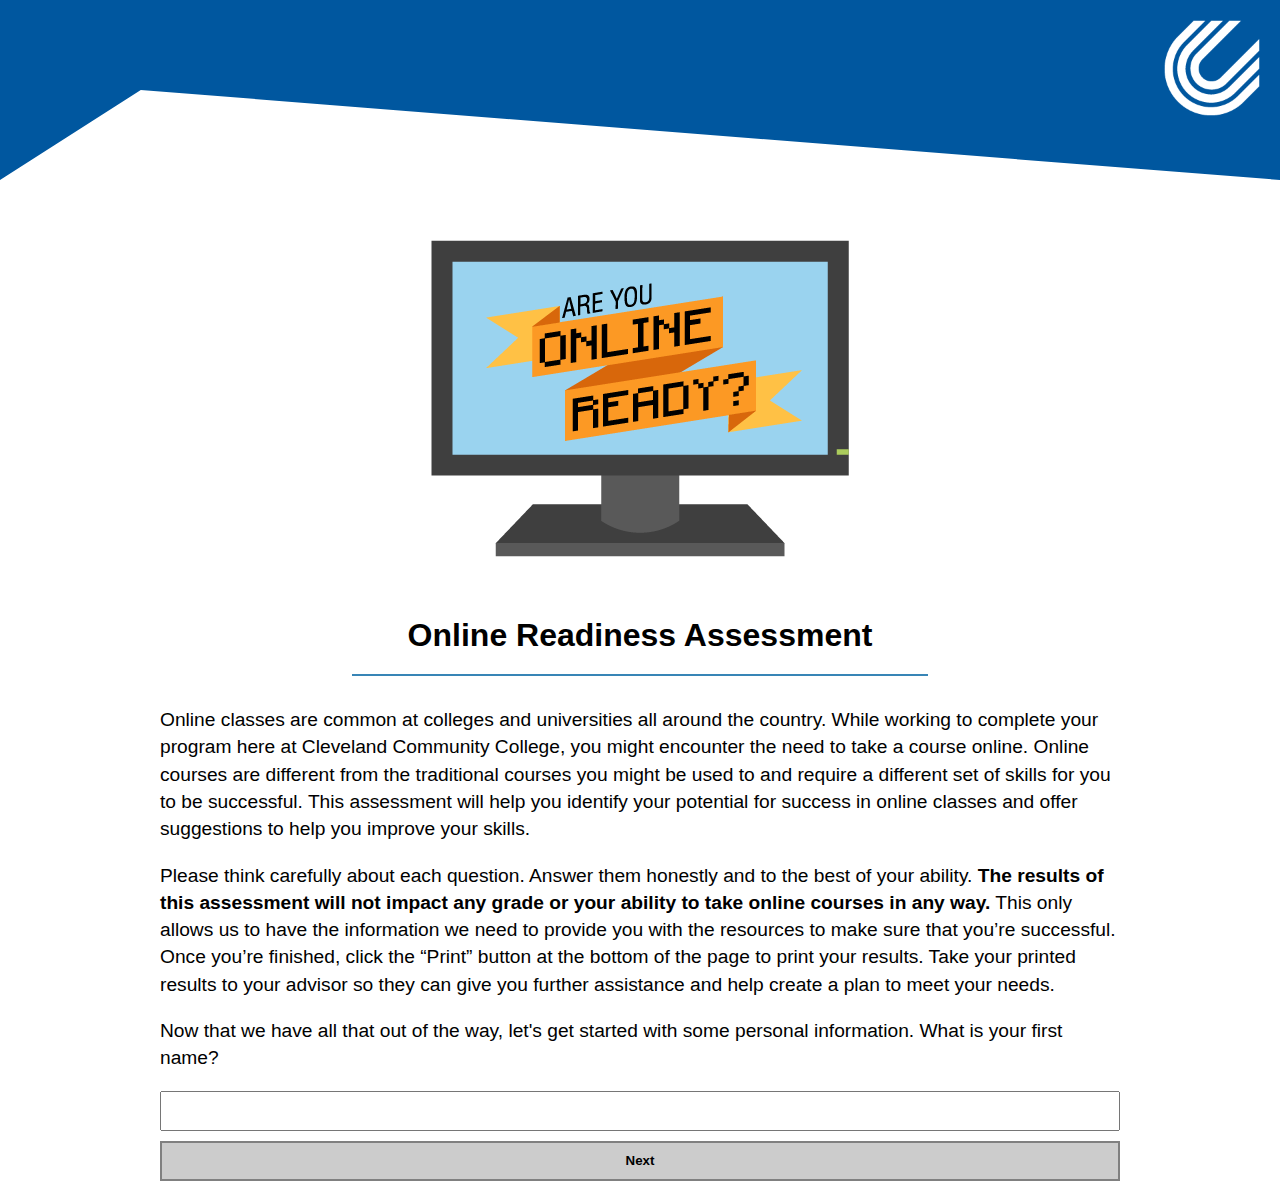
<file: assessment/index.html>
<!DOCTYPE html>
<html>
  <head>
    <meta charset="utf-8">
    <meta name="viewport" content="width=device-width">
    <title>Are You Online Ready?</title>
    <script src="https://ajax.googleapis.com/ajax/libs/jquery/3.3.1/jquery.min.js"></script>
    <link href="assessment.css" rel="stylesheet" type="text/css" />
  </head>
  <body>

    <header>
    <img class="logo" src="images/ccc_logo_white.png" alt="Cleveland Community College" title="Cleveland Community College">
    </header>

<div id="container">

<img src="images/OLR_Logo.png" alt="Are you online ready?" class="image-cent">
<h1 class="main">Online Readiness Assessment</h1>

<p>Online classes are common at colleges and universities all around the country. While working to complete your program here at Cleveland Community College, you might encounter the need to take a course online. Online courses are different from the traditional courses you might be used to and require a different set of skills for you to be successful. This assessment will help you identify your potential for success in online classes and offer suggestions to help you improve your skills.</p>

<p>Please think carefully about each question. Answer them honestly and to the best of your ability. <strong>The results of this assessment will not impact any grade or your ability to take online courses in any way.</strong> This only allows us to have the information we need to provide you with the resources to make sure that you’re successful. Once you’re finished, click the “Print” button at the bottom of the page to print your results. Take your printed results to your advisor so they can give you further assistance and help create a plan to meet your needs.</p>

<div id="firstname">
<p>Now that we have all that out of the way, let's get started with some personal information. What is your first name?</p>
<input type="text" class="fnamein" id="fnamein" required><br>
<span class='frequired' style='color: red; display: none;'>First name is required</span>
<button class="n1">Next</button>
</div>

<div id="lastname">
<p>Thanks, <span class="name"></span>. What is your last name?</p>
<input type="text" class="lnamein" id="lnamein" required><br>
<span class='lrequired' style='color: red; display: none;'>Last name is required</span>
<button class="n2">Next</button>
</div>

<div id="idin">
<p>Now, what is your student ID number? If you don't have a student ID number yet, you can leave this blank.</p>
<input type="text" class="idin" id="idin" maxlength="7"><br>
<button class="n3">Next</button>
</div>

<div id="assessment">
<p class="getstarted">Alright, <span class="name"></span>. That's all the personal information we need. Let's get started with the assessment.</p>
  <form>
<fieldset>
<legend>Question 1</legend>
<p>Do you own a computer?</p>
<span class="selectans"><input type="radio" name="q1" value="3" id="q1-a" class="a"><label for="q1-a">Yes. I bought a new computer within the last three years.</label></span><br>
<span class="selectans"><input type="radio" name="q1" value="2" id="q1-b" class="b"><label for="q1-b">Yes. I own a computer but it’s a little older (between 4-8 years).</label></span><br>
<span class="selectans"><input type="radio" name="q1" value="1" id="q1-c" class="c"><label for="q1-c">Yes. I own a computer but it’s very old and slow.</label></span><br>
<span class="selectans"><input type="radio" name="q1" value="0" id="q1-d" class="d"><label for="q1-d">No. I do not own a computer.</label></span>
</fieldset>

<fieldset>
<legend>Question 2</legend>
<p>OK, <span class="name"></span>, when it comes to using a computer, how would you describe your skills?</p>
<span class="selectans"><input type="radio" name="q2" value="3" id="q2-a" class="a"><label for="q2-a">I’m an expert. I can do anything on a computer.</label></span><br>
<span class="selectans"><input type="radio" name="q2" value="2" id="q2-b" class="b"><label for="q2-b">I’m pretty good. I know how to create and edit documents, use the internet for research, and communicate online, but I wouldn’t consider myself an expert.</label></span><br>
<span class="selectans"><input type="radio" name="q2" value="1" id="q2-c" class="c"><label for="q2-c">I can do basic things like browse the internet or use Microsoft Word, but I don’t know how to do much else.</label></span><br>
<span class="selectans"><input type="radio" name="q2" value="0" id="q2-d" class="d"><label for="q2-d">I have no idea how to use a computer.</label></span>
</fieldset>

<fieldset>
<legend>Question 3</legend>
<p>Do you have the internet at home?</p>
<span class="selectans"><input type="radio" name="q3" value="3" id="q3-a" class="a"><label for="q3-a">Yes. I have high-speed internet at home with Wi-Fi.</label></span><br>
<span class="selectans"><input type="radio" name="q3" value="2" id="q3-b" class="b"><label for="q3-b">Yes. I have high-speed internet at home, but not Wi-Fi.</label></span><br>
<span class="selectans"><input type="radio" name="q3" value="1" id="q3-c" class="c"><label for="q3-c">Yes. I have dial-up/satellite internet at home or I only have internet on my phone.</label></span><br>
<span class="selectans"><input type="radio" name="q3" value="0" id="q3-d" class="d"><label for="q3-d">No. I do not have internet at home.</label></span>
</fieldset>

<fieldset>
<legend>Question 4</legend>
<p>How comfortable are you at using the internet?</p>
<span class="selectans"><input type="radio" name="q4" value="3" id="q4-a" class="a"><label for="q4-a">I’m an expert. I can use search engines with advanced options, setting bookmarks, and downloading files.</label></span><br>
<span class="selectans"><input type="radio" name="q4" value="2" id="q4-b" class="b"><label for="q4-b">I’m pretty good. I use a good search engine and I can set bookmarks and download files. I wouldn’t call myself an expert though.</label></span><br>
<span class="selectans"><input type="radio" name="q4" value="1" id="q4-c" class="c"><label for="q4-c">I use the internet to do some basic searches and social media, but that’s about it.</label></span><br>
<span class="selectans"><input type="radio" name="q4" value="0" id="q4-d" class="d"><label for="q4-d">I don’t really use the internet, maybe just for social media or YouTube</label></span>
</fieldset>

<fieldset>
<legend>Question 5</legend>
<p>How do you deal with learning new technology?</p>
<span class="selectans"><input type="radio" name="q5" value="3" id="q5-a" class="a"><label for="q5-a">I always stay up-to-date with the latest technology and love learning everything about new tech.</label></span><br>
<span class="selectans"><input type="radio" name="q5" value="2" id="q5-b" class="b"><label for="q5-b">When I hear about something I could be interested in, I go out and research it to learn more.</label></span><br>
<span class="selectans"><input type="radio" name="q5" value="1" id="q5-c" class="c"><label for="q5-c">I wait a while for other people to learn about new technology, so they can teach it to me.</label></span><br>
<span class="selectans"><input type="radio" name="q5" value="0" id="q5-d" class="d"><label for="q5-d">I avoid new technology.</label></span>
</fieldset>

<fieldset>
<legend>Question 6</legend>
<p>Some courses may require you to use other hardware and software for you to complete assignments. How would you describe your skills with web cams, recording audio on your computer, and productivity software (Microsoft Word, Microsoft Excel, Microsoft Powerpoint, etc.)?</p>
<span class="selectans"><input type="radio" name="q6" value="3" id="q6-a" class="a"><label for="q6-a">I’m an expert at using web cams, recording software, and productivity software. I can do it all.</label></span><br>
<span class="selectans"><input type="radio" name="q6" value="2" id="q6-b" class="b"><label for="q6-b">I’m pretty good at using these tools but I wouldn’t call myself an expert.</label></span><br>
<span class="selectans"><input type="radio" name="q6" value="1" id="q6-c" class="c"><label for="q6-c">I’ve had some experience using a few of these tools but have never used others.</label></span><br>
<span class="selectans"><input type="radio" name="q6" value="0" id="q6-d" class="d"><label for="q6-d">I’ve never used any of these tools.</label></span>
</fieldset>

<fieldset>
<legend>Question 7</legend>
<p>What are your general impressions of online courses?</p>
<span class="selectans"><input type="radio" name="q7" value="3" id="q7-a" class="a"><label for="q7-a">They’re a great way to work a challenging course into my schedule.</label></span><br>
<span class="selectans"><input type="radio" name="q7" value="2" id="q7-b" class="b"><label for="q7-b">Online classes let you turn things in whenever you want.</label></span><br>
<span class="selectans"><input type="radio" name="q7" value="1" id="q7-c" class="c"><label for="q7-c">Online classes are easier than regular classes and require less work.</label></span><br>
<span class="selectans"><input type="radio" name="q7" value="0" id="q7-d" class="d"><label for="q7-d">Online classes are bad, and you don’t learn anything.</label></span>
</fieldset>

<fieldset>
<legend>Question 8</legend>
<p>How would you describe your personality, <span class="name"></span>?</p>
<span class="selectans"><input type="radio" name="q8" value="3" id="q8-a" class="a"><label for="q8-a">I am very outgoing and personable. I’ve never met a stranger. I’m always willing to jump in the conversation.</label></span><br>
<span class="selectans"><input type="radio" name="q8" value="2" id="q8-b" class="b"><label for="q8-b">I am outgoing, but it can take some time getting accustomed to a new setting. Once I warm up, I enjoy participating.</label></span><br>
<span class="selectans"><input type="radio" name="q8" value="1" id="q8-c" class="c"><label for="q8-c">I’m reserved and quiet, but I will participate if I have to.</label></span><br>
<span class="selectans"><input type="radio" name="q8" value="0" id="q8-d" class="d"><label for="q8-d">I’m a complete introvert and don’t like communicating with others.</label></span>
</fieldset>

<fieldset>
<legend>Question 9</legend>
<p>How would you say that you learn the best?</p>
<span class="selectans"><input type="radio" name="q9" value="3" id="q9-a" class="a"><label for="q9-a">I can learn concepts from reading.</label></span><br>
<span class="selectans"><input type="radio" name="q9" value="2" id="q9-b" class="b"><label for="q9-b">I can learn concepts from listening or watching videos.</label></span><br>
<span class="selectans"><input type="radio" name="q9" value="1" id="q9-c" class="c"><label for="q9-c">I need hands-on experience to learn a concept.</label></span><br>
<span class="selectans"><input type="radio" name="q9" value="0" id="q9-d" class="d"><label for="q9-d">I need another person to walk me through a concept in order to learn it.</label></span>
</fieldset>

<fieldset>
<legend>Question 10</legend>
<p>How would you describe your writing?</p>
<span class="selectans"><input type="radio" name="q10" value="3" id="q10-a" class="a"><label for="q10-a">I’m excellent at communicating my thoughts and ideas through writing.</label></span><br>
<span class="selectans"><input type="radio" name="q10" value="2" id="q10-b" class="b"><label for="q10-b">I am good at communicating through writing. I might have a few spelling or grammar errors, but it doesn’t usually impact what I’m trying to say.</label></span><br>
<span class="selectans"><input type="radio" name="q10" value="1" id="q10-c" class="c"><label for="q10-c">I struggle at writing. It doesn’t come easy to me and, sometimes, it is hard to understand what I’m trying to say. Usually, however, I can do ok.</label></span><br>
<span class="selectans"><input type="radio" name="q10" value="0" id="q10-d" class="d"><label for="q10-d">I don’t communicate through writing very well. I would rather talk about what I need to say.</label></span>
</fieldset>

<fieldset>
<legend>Question 11</legend>
<p>When it comes to reading, how would you describe your skills?</p>
<span class="selectans"><input type="radio" name="q11" value="3" id="q11-a" class="a"><label for="q11-a">I can read, understand, and follow instructions very easily.</label></span><br>
<span class="selectans"><input type="radio" name="q11" value="2" id="q11-b" class="b"><label for="q11-b">I can usually read and understand instructions. Sometimes I might need a bit more clarification.</label></span><br>
<span class="selectans"><input type="radio" name="q11" value="1" id="q11-c" class="c"><label for="q11-c">I can read and understand instruction, but often times I will need them to be explained a little more.</label></span><br>
<span class="selectans"><input type="radio" name="q11" value="0" id="q11-d" class="d"><label for="q11-d">I need someone to explain instructions to me personally.</label></span>
</fieldset>

<fieldset>
<legend>Question 12</legend>
<p>While taking an online course, how important do you think it would be to communicate with your instructor?</p>
<span class="selectans"><input type="radio" name="q12" value="3" id="q12-a" class="a"><label for="q12-a">It is very important to stay in regular communication with my instructor. Asking questions and getting feedback helps me to learn.</label></span><br>
<span class="selectans"><input type="radio" name="q12" value="2" id="q12-b" class="b"><label for="q12-b">I’ll ask my instructor a question if I have a problem. Otherwise, I don’t think it’s important.</label></span><br>
<span class="selectans"><input type="radio" name="q12" value="1" id="q12-c" class="c"><label for="q12-c">I like getting feedback on my assignments from my instructor, but I won’t contact my instructor unless absolutely necessary.</label></span><br>
<span class="selectans"><input type="radio" name="q12" value="0" id="q12-d" class="d"><label for="q12-d">I don’t care if I ever communicate with my instructor.</label></span>
</fieldset>

<fieldset>
<legend>Question 13</legend>
<p>Let’s say you’re struggling with something in an online class, which of the following would you be most likely to do?</p>
<span class="selectans"><input type="radio" name="q13" value="3" id="q13-a" class="a"><label for="q13-a">Email my instructor right away so he or she can answer my question as soon as possible.</label></span><br>
<span class="selectans"><input type="radio" name="q13" value="2" id="q13-b" class="b"><label for="q13-b">Call my instructor right away to try to get my question answered.</label></span><br>
<span class="selectans"><input type="radio" name="q13" value="1" id="q13-c" class="c"><label for="q13-c">Wait a few days before calling or emailing my instructor.</label></span><br>
<span class="selectans"><input type="radio" name="q13" value="0" id="q13-d" class="d"><label for="q13-d">Nothing. I’m too intimidated to contact my instructor. I’ll try to work it out on my own.</label></span>
</fieldset>

<fieldset>
<legend>Question 14</legend>
<p>Let’s say you have a disagreement about part of the class content with another student in the discussion forum of an online class. How would you handle this disagreement?</p>
<span class="selectans"><input type="radio" name="q14" value="3" id="q14-a" class="a"><label for="q14-a">Learn some new ideas and come to an agreement. After all, you are in a class.</label></span><br>
<span class="selectans"><input type="radio" name="q14" value="2" id="q14-b" class="b"><label for="q14-b">Forget about it and move on to other things. After all, you want to behave professionally.</label></span><br>
<span class="selectans"><input type="radio" name="q14" value="1" id="q14-c" class="c"><label for="q14-c">Stop posting on the discussion board.</label></span><br>
<span class="selectans"><input type="radio" name="q14" value="0" id="q14-d" class="d"><label for="q14-d">Turn it in to a fight. After all, you are right.</label></span>
</fieldset>

<fieldset>
<legend>Question 15</legend>
<p>When it comes to making plans, how do you usually handle things?</p>
<span class="selectans"><input type="radio" name="q15" value="3" id="q15-a" class="a"><label for="q15-a">I plan get started as early as possible making detailed plans to get things done.</label></span><br>
<span class="selectans"><input type="radio" name="q15" value="2" id="q15-b" class="b"><label for="q15-b">I’ll make a good plan and try stick to it.</label></span><br>
<span class="selectans"><input type="radio" name="q15" value="1" id="q15-c" class="c"><label for="q15-c">I’ll plan some things, but it will change a lot when I try to complete them.</label></span><br>
<span class="selectans"><input type="radio" name="q15" value="0" id="q15-d" class="d"><label for="q15-d">I totally wing it. I don’t make any plans.</label></span>
</fieldset>

<fieldset>
<legend>Question 16</legend>
<p>How would you describe your work ethic?</p>
<span class="selectans"><input type="radio" name="q16" value="3" id="q16-a" class="a"><label for="q16-a">I’m a motivated, self-starter. I work hard and get the job done early.</label></span><br>
<span class="selectans"><input type="radio" name="q16" value="2" id="q16-b" class="b"><label for="q16-b">I’ll do the work and get it done on time. </label></span><br>
<span class="selectans"><input type="radio" name="q16" value="1" id="q16-c" class="c"><label for="q16-c">I’ll get things done eventually. It might just take some encouragement from the teacher or manager.</label></span><br>
<span class="selectans"><input type="radio" name="q16" value="0" id="q16-d" class="d"><label for="q16-d">It takes a lot for me to get motivated. I don’t really like doing work.</label></span>
</fieldset>

<fieldset>
<legend>Question 17</legend>
<p>How would you describe your workspace?</p>
<span class="selectans"><input type="radio" name="q17" value="3" id="q17-a" class="a"><label for="q17-a">I have a quiet, well-organized, dedicated place to do my work.</label></span><br>
<span class="selectans"><input type="radio" name="q17" value="2" id="q17-b" class="b"><label for="q17-b">I have a few different places I can work. They’re usually quiet and organized.</label></span><br>
<span class="selectans"><input type="radio" name="q17" value="1" id="q17-c" class="c"><label for="q17-c">I will just try to work anywhere I can. Even if it’s noisy.</label></span><br>
<span class="selectans"><input type="radio" name="q17" value="0" id="q17-d" class="d"><label for="q17-d">I don’t have a space where I can do work.</label></span>
</fieldset>

<fieldset>
<legend>Question 18</legend>
<p>How much time, each week, do you expect to spend doing work for an online class?</p>
<span class="selectans"><input type="radio" name="q18" value="3" id="q18-a" class="a"><label for="q18-a">6 – 10 hours</label></span><br>
<span class="selectans"><input type="radio" name="q18" value="2" id="q18-b" class="b"><label for="q18-b">3 – 5 hours</label></span><br>
<span class="selectans"><input type="radio" name="q18" value="1" id="q18-c" class="c"><label for="q18-c">1 – 3 hours</label></span><br>
<span class="selectans"><input type="radio" name="q18" value="0" id="q18-d" class="d"><label for="q18-d">Less than an hour</label></span>
</fieldset>

<fieldset>
<legend>Question 19</legend>
<p>When you receive a new assignment, how quickly do you begin to work on it?</p>
<span class="selectans"><input type="radio" name="q19" value="3" id="q19-a" class="a"><label for="q19-a">I start to work on it right away. That way, I’ll have plenty of time to make sure it is as good as possible. I might even finish early.</label></span><br>
<span class="selectans"><input type="radio" name="q19" value="2" id="q19-b" class="b"><label for="q19-b">I’ll gauge the amount of time I think it would take me to do the assignment and start when I think I need to in order to get it done on time.</label></span><br>
<span class="selectans"><input type="radio" name="q19" value="1" id="q19-c" class="c"><label for="q19-c">It should only take a day or two, right? I can probably put it off until the weekend that it’s due.</label></span><br>
<span class="selectans"><input type="radio" name="q19" value="0" id="q19-d" class="d"><label for="q19-d">I’ll wait until the last minute to get started. As long as something gets submitted, it’s fine.</label></span>
</fieldset>

<fieldset>
<legend>Question 20</legend>
<p>When you think about balancing school with your job and personal life, how do you plan on handling everything?</p>
<span class="selectans"><input type="radio" name="q20" value="3" id="q20-a" class="a"><label for="q20-a">I know my limitations and I won’t schedule any more than I can handle for myself.</label></span><br>
<span class="selectans"><input type="radio" name="q20" value="2" id="q20-b" class="b"><label for="q20-b">I might bite off a bit more than I can chew, but I know how to prioritize and can solve problems that may arise.</label></span><br>
<span class="selectans"><input type="radio" name="q20" value="1" id="q20-c" class="c"><label for="q20-c">Sometimes I’ll drop the ball because I scheduled too much for myself. However, I can typically get back on track.</label></span><br>
<span class="selectans"><input type="radio" name="q20" value="0" id="q20-d" class="d"><label for="q20-d">I am prone to over-extending myself and it leads to me having trouble getting anything done.</label></span>
</fieldset>

<button class="submit">Submit</button>
      </form>
</div>
<div id="results">
<h1 class="main">Online Readiness Assessment</h1>
  <h1>Results for <span class="fullname"></span></h1>
  <h2 class="sid">Student ID: <span class="studentid"></span></h2>
<p class="results"></p>
<ul class="extratips">
<li>Discuss options for online course success with your advisor and instructors.</li>
</ul>
<button class="print" onclick="printResults();">Print Results</button>
</div>
</div>

    <script src="assessment.js"></script>
    <script>
function printResults() 
{
  var divToPrint=document.getElementById('results');
  var newWin=window.open('', '_blank', 'width=600,height=600');
  newWin.document.open();
  newWin.document.write('<html><body onload="window.print()" style="font-family: sans-serif;">'+divToPrint.innerHTML+'</body></html>');
  newWin.document.close();
  setTimeout(function(){newWin.close();},10);
}
</script>
  </body>
</html>
</file>
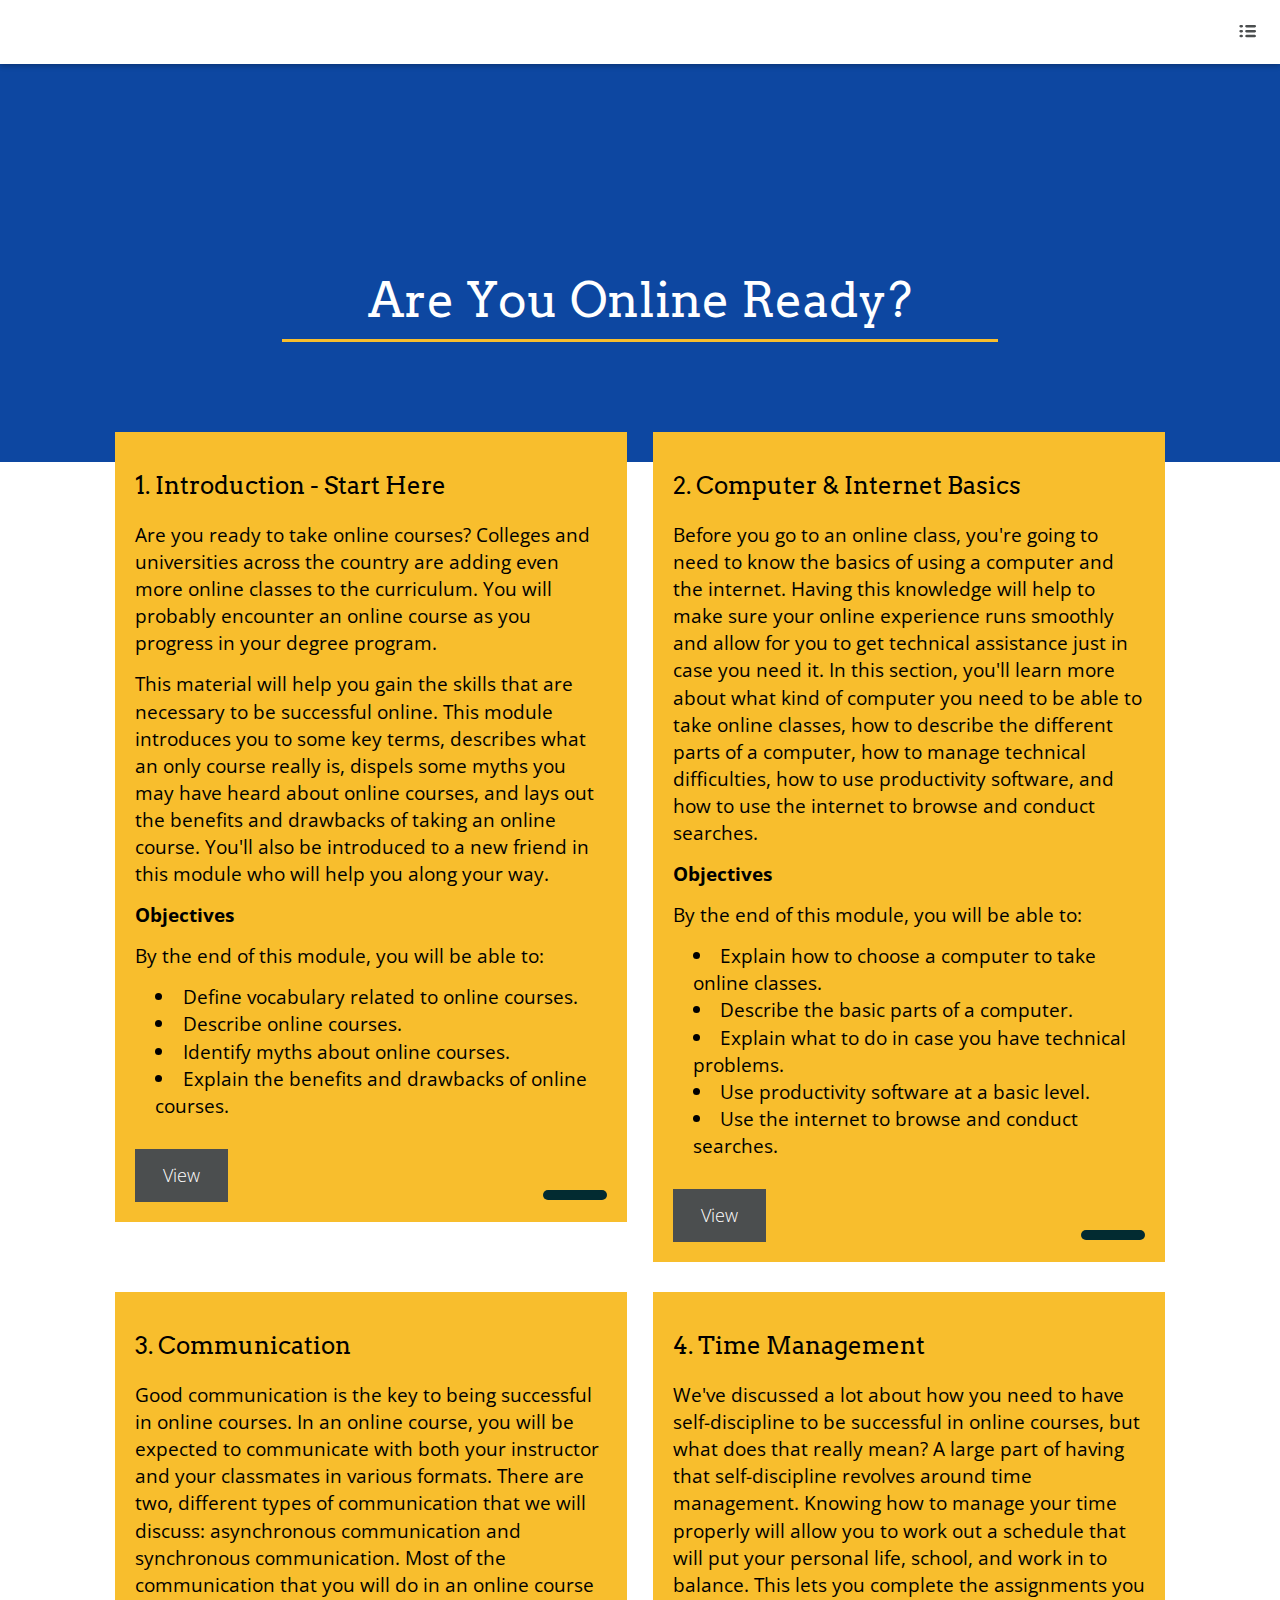
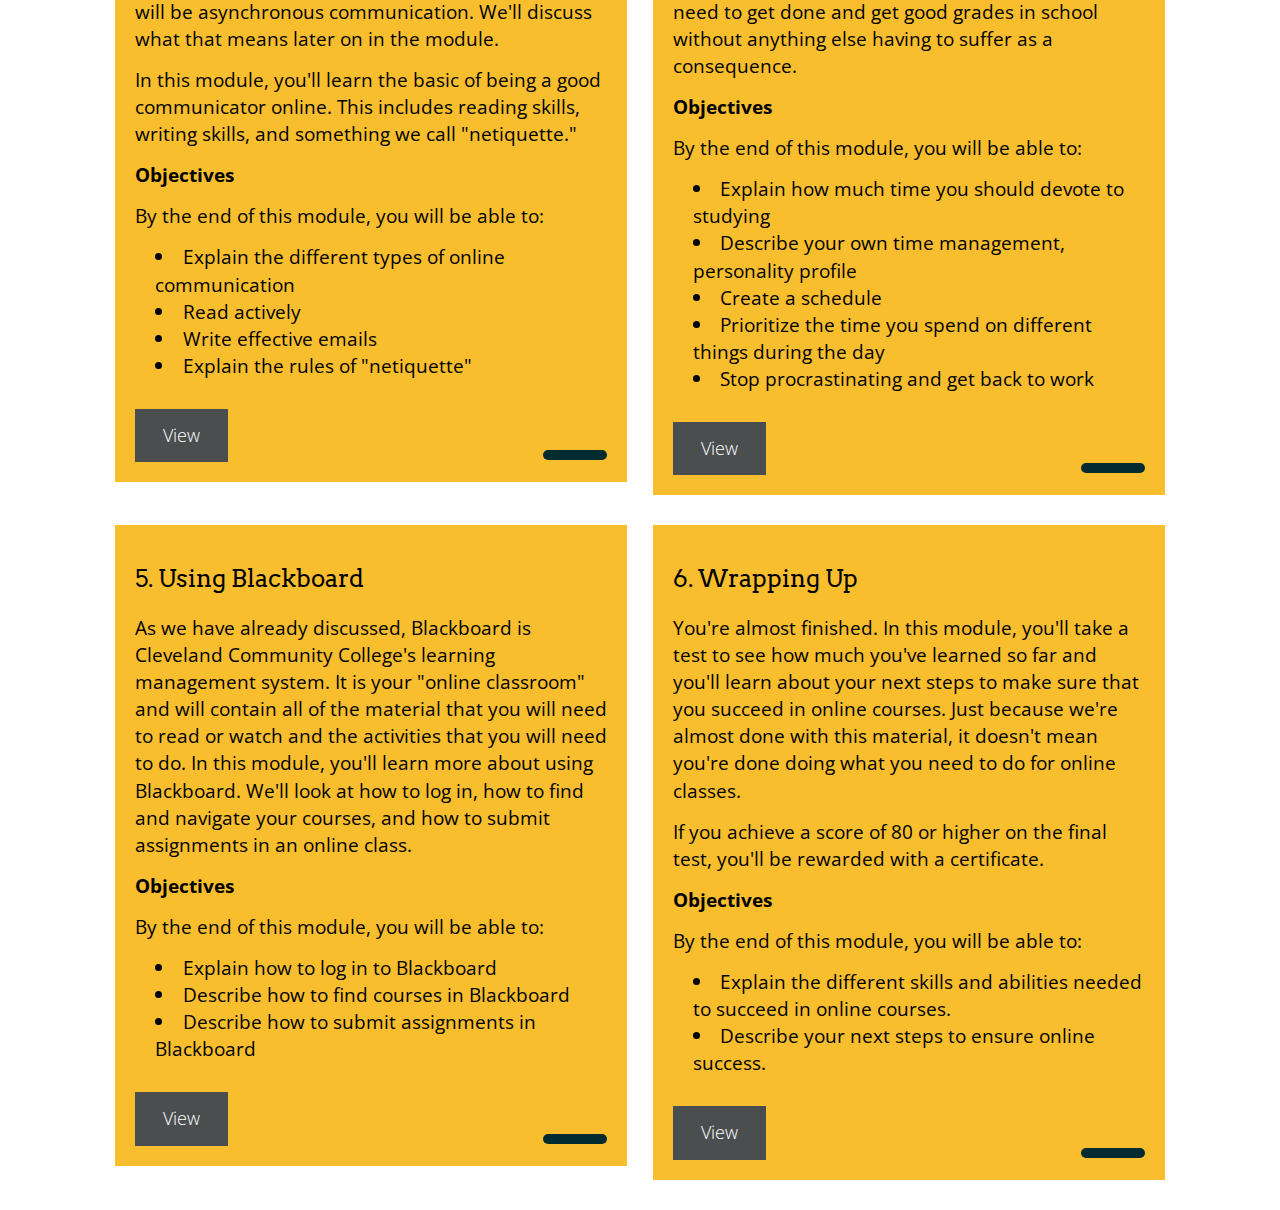
<file: course/index.html>
<!--[if IE]><![endif]-->
<!doctype html>
<!--[if IE 7 ]><html id="adapt" class="ie ie7 no-js" lang="en"><![endif]-->
<!--[if IE 8 ]><html id="adapt" class="ie ie8 no-js" lang="en"><![endif]-->
<!--[if IE 9 ]><html id="adapt" class="ie ie9 no-js" lang="en"><![endif]-->
<!--[if gt IE 9]><!--><html id="adapt" class="no-js" lang="en"><!--<![endif]-->
    <head>
        <script type="text/javascript">
            window.ISCOOKIELMS = false;
        </script>
        <script src="offline_API_wrapper.js" type="text/javascript"></script>
        <meta http-equiv="X-UA-Compatible" content="IE=edge">
        <meta http-equiv="Content-Type" content="text/html; charset=utf-8">
        <title></title>
        <meta name="viewport" content="width=device-width, initial-scale=1.0, maximum-scale=1.0">
        <link href="adapt/css/adapt.css" type="text/css" rel="stylesheet">
        <script src="libraries/modernizr.js" type="text/javascript"></script>
        <script src="adapt/js/scriptLoader.js" type="text/javascript"></script>
    </head>

    <body>
        <button id="accessibility-toggle" class="base button a11y-ignore-focus"></button>
        <span id="accessibility-instructions" class="aria-label" role="region" tabindex="0"></span>
        <div id="wrapper">
        </div>
    </body>
</html>
</file>
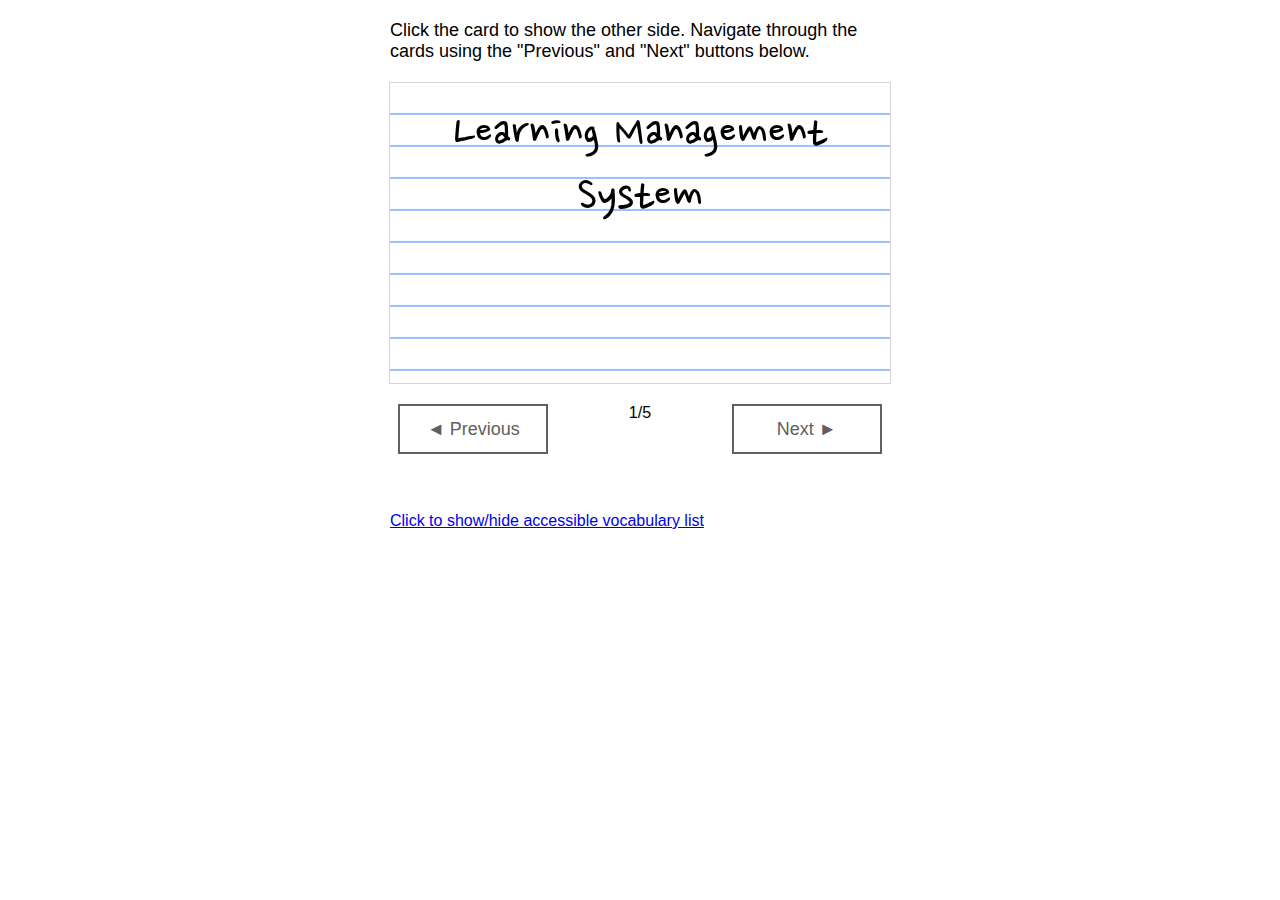
<file: course/flash/mod1/index.html>
<!doctype html>
<html>
<head>
<script src="https://ajax.googleapis.com/ajax/libs/jquery/3.3.1/jquery.min.js"></script>
<link href="https://fonts.googleapis.com/css?family=Nanum+Pen+Script" rel="stylesheet">

<style type="text/css">

.card {
	width: 500px;
	height: 300px;
	margin: 20px auto;
	text-align: center;
	font-family: 'Nanum Pen Script', cursive;
	font-size: 50px;

	background: repeating-linear-gradient(
  	180deg,
  	white,
  	white 30px,
  	#9bc1ff 30px,
  	#9bc1ff 32px
  	);

  	border: 1px solid #d6d6d6;
}

.instruc {
	width: 500px;
	margin: 20px auto;
	font-family: sans-serif;
	font-size: 18px;
}
.term{
	margin-top: 20px;
	display: block;
}

.define {
	margin-top: -40px;
	display: block;
}


.controls{
	width: 500px;
	margin: 20px auto;
	display: grid;
	grid-template-columns: 1fr 1fr 1fr;
	font-family: sans-serif;
	justify-items: center;
}

.prev, .next{
	width: 150px;
	height: 50px;
	font-size: 18px;
	background-color: white;
	color: #606060;
	border: 2px solid #606060;
}

.prev:hover, .next:hover{
	color: white;
	background-color: #606060;
	text-decoration: underline;
}

.accessy{
	width: 500px;
	margin: 20px auto;
	font-family: sans-serif;
}

</style>

<script>
var flashcards = {
	c1: {term: "Learning Management System", definition: "The online classroom where your instructor will post all course material"},
	c2: {term: "Blackboard", definition: "Cleveland Community College's learning management system"},
	c3: {term: "Online Class", definition: "A class delivered through the internet instead of in-person"},
	c4: {term: "Individualized Learning", definition: "An education plan that is customized to you and your needs"},
	c5: {term: "Self-Discipline", definition: "The ability to control your feelings and overcome your weaknesses"},
};

$( document ).ready( function(){

	$('.access-vocab').hide();

	$.each(flashcards, function(i){
		$('#flashcontainer').append("<div class='card'><span class='term'>" + flashcards[i]["term"] + "</span><br><span class='define'>" + flashcards[i]["definition"] + "</span></div>");
		$('.access-vocab').append("<p>" + flashcards[i]["term"] + ": " + flashcards[i]["definition"] + "</p>");

	});

	$('.define').hide();

	$('.card').on('click', function(){
			$(this).children('.term').toggle();
			$(this).children('.define').toggle();
	});


	var x = 0;
	var y = $('.card').length;
	$(".pos").text(x+1 + "/" + y);

	$('.card').not($('card').eq(x)).hide();
	$('.card').eq(x).show();
	console.log(y);

	$('.next').on('click', function(){
		if (x < y-1){
		x++;
		$('.card').not($('card').eq(x)).hide();
		$('.card').eq(x).show();
		$(".pos").text(x+1 + "/" + y);
	}
		else {
			return false;
		};
	});

	$('.prev').on('click', function(){
		if (x > 0 && x < y){
		x--;
		$('.card').not($('card').eq(x)).hide();
		$('.card').eq(x).show();
		$(".pos").text(x+1 + "/" + y);
	}
		else {
			return false;
		};
	});

	$('.accessible').on("click", function(){
		$('.access-vocab').toggle();
	});

});

</script>

</head>

<body>
<p class="instruc">Click the card to show the other side. Navigate through the cards using the "Previous" and "Next" buttons below.</p>
<div id="flashcontainer"></div>
<div class="controls"><button class="prev">◄ Previous</button><span class="pos"></span><button class="next">Next ► </button></div><br>
<div class="accessy"><a role="button" href="#" class="accessible" aria-haspopup="true">Click to show/hide accessible vocabulary list</a><br>
<div class="access-vocab"></div>


</div>



</body>
</html>
</file>
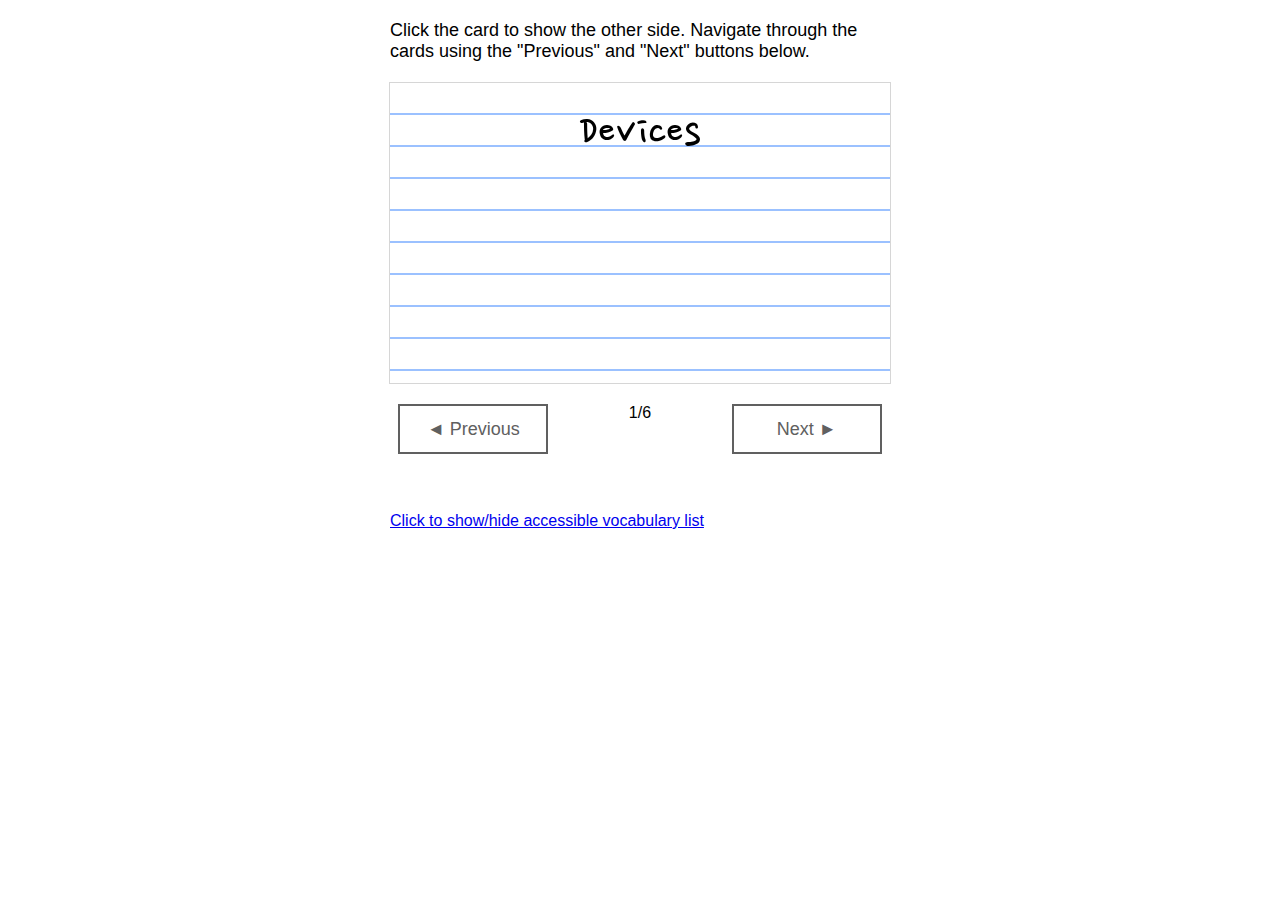
<file: course/flash/mod2/index.html>
<!doctype html>
<html>
<head>
<script src="https://ajax.googleapis.com/ajax/libs/jquery/3.3.1/jquery.min.js"></script>
<link href="https://fonts.googleapis.com/css?family=Nanum+Pen+Script" rel="stylesheet">

<style type="text/css">

.card {
	width: 500px;
	height: 300px;
	margin: 20px auto;
	text-align: center;
	font-family: 'Nanum Pen Script', cursive;
	font-size: 50px;

	background: repeating-linear-gradient(
  	180deg,
  	white,
  	white 30px,
  	#9bc1ff 30px,
  	#9bc1ff 32px
  	);

  	border: 1px solid #d6d6d6;
}

.instruc {
	width: 500px;
	margin: 20px auto;
	font-family: sans-serif;
	font-size: 18px;
}
.term{
	margin-top: 20px;
	display: block;
}

.define {
	margin-top: -40px;
	display: block;
}


.controls{
	width: 500px;
	margin: 20px auto;
	display: grid;
	grid-template-columns: 1fr 1fr 1fr;
	font-family: sans-serif;
	justify-items: center;
}

.prev, .next{
	width: 150px;
	height: 50px;
	font-size: 18px;
	background-color: white;
	color: #606060;
	border: 2px solid #606060;
}

.prev:hover, .next:hover{
	color: white;
	background-color: #606060;
	text-decoration: underline;
}

.accessy{
	width: 500px;
	margin: 20px auto;
	font-family: sans-serif;
}

</style>

<script>
var flashcards = {
	c1: {term: "Devices", definition: "A desktop, laptop, tablet, smartphone, or similar object that can be used as a 'computer'"},
	c2: {term: "Operating System", definition: "The software that supports a computer's basic functions. Examples are Windows 7, Windows 10, Mac OS, and Linux."},
	c3: {term: "Components", definition: "A single element or piece of a larger object. In our case, another word for 'computer parts.'"},
	c4: {term: "Productivity Software", definition: "A classification of software that includes word processing, spreadsheet, and presentation tools"},
	c5: {term: "CCC Help Desk", definition: "Support technicians at Cleveland Community College that can help you with technical difficulties"},
	c6: {term: "Internet", definition: "A worldwide system that links computers together"}
};

$( document ).ready( function(){

	$('.access-vocab').hide();

	$.each(flashcards, function(i){
		$('#flashcontainer').append("<div class='card'><span class='term'>" + flashcards[i]["term"] + "</span><br><span class='define'>" + flashcards[i]["definition"] + "</span></div>");
		$('.access-vocab').append("<p>" + flashcards[i]["term"] + ": " + flashcards[i]["definition"] + "</p>");

	});

	$('.define').hide();

	$('.card').on('click', function(){
			$(this).children('.term').toggle();
			$(this).children('.define').toggle();
	});


	var x = 0;
	var y = $('.card').length;
	$(".pos").text(x+1 + "/" + y);

	$('.card').not($('card').eq(x)).hide();
	$('.card').eq(x).show();
	console.log(y);

	$('.next').on('click', function(){
		if (x < y-1){
		x++;
		$('.card').not($('card').eq(x)).hide();
		$('.card').eq(x).show();
		$(".pos").text(x+1 + "/" + y);
	}
		else {
			return false;
		};
	});

	$('.prev').on('click', function(){
		if (x > 0 && x < y){
		x--;
		$('.card').not($('card').eq(x)).hide();
		$('.card').eq(x).show();
		$(".pos").text(x+1 + "/" + y);
	}
		else {
			return false;
		};
	});

	$('.accessible').on("click", function(){
		$('.access-vocab').toggle();
	});

});

</script>

</head>

<body>
<p class="instruc">Click the card to show the other side. Navigate through the cards using the "Previous" and "Next" buttons below.</p>
<div id="flashcontainer"></div>
<div class="controls"><button class="prev">◄ Previous</button><span class="pos"></span><button class="next">Next ► </button></div><br>
<div class="accessy"><a role="button" href="#" class="accessible" aria-haspopup="true">Click to show/hide accessible vocabulary list</a><br>
<div class="access-vocab"></div>


</div>



</body>
</html>
</file>
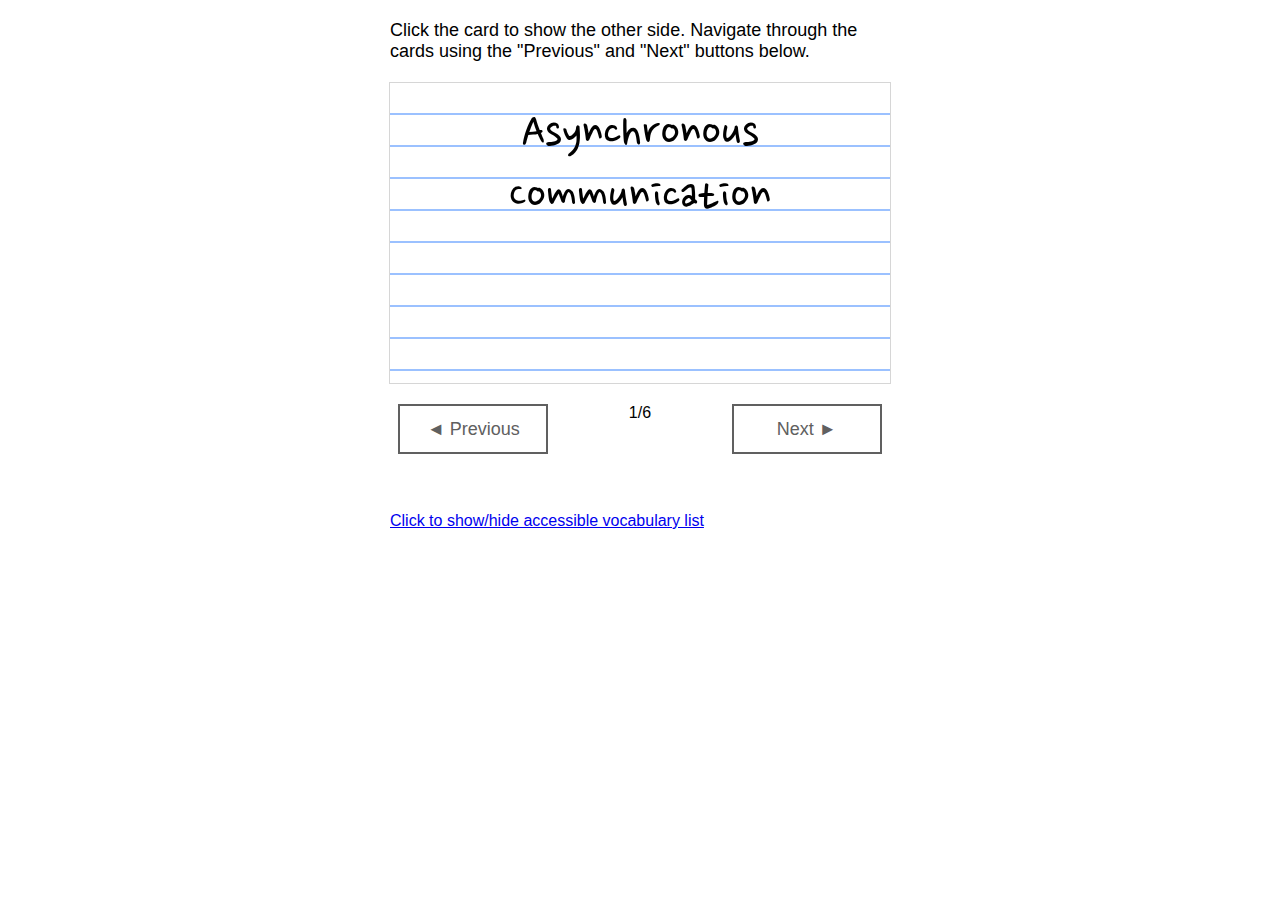
<file: course/flash/mod3/index.html>
<!doctype html>
<html>
<head>
<script src="https://ajax.googleapis.com/ajax/libs/jquery/3.3.1/jquery.min.js"></script>
<link href="https://fonts.googleapis.com/css?family=Nanum+Pen+Script" rel="stylesheet">

<style type="text/css">

.card {
	width: 500px;
	height: 300px;
	margin: 20px auto;
	text-align: center;
	font-family: 'Nanum Pen Script', cursive;
	font-size: 50px;

	background: repeating-linear-gradient(
  	180deg,
  	white,
  	white 30px,
  	#9bc1ff 30px,
  	#9bc1ff 32px
  	);

  	border: 1px solid #d6d6d6;
}

.instruc {
	width: 500px;
	margin: 20px auto;
	font-family: sans-serif;
	font-size: 18px;
}
.term{
	margin-top: 20px;
	display: block;
}

.define {
	margin-top: -40px;
	display: block;
}


.controls{
	width: 500px;
	margin: 20px auto;
	display: grid;
	grid-template-columns: 1fr 1fr 1fr;
	font-family: sans-serif;
	justify-items: center;
}

.prev, .next{
	width: 150px;
	height: 50px;
	font-size: 18px;
	background-color: white;
	color: #606060;
	border: 2px solid #606060;
}

.prev:hover, .next:hover{
	color: white;
	background-color: #606060;
	text-decoration: underline;
}

.accessy{
	width: 500px;
	margin: 20px auto;
	font-family: sans-serif;
}

</style>

<script>
var flashcards = {
	c1: {term: "Asynchronous Communication", definition: "Communicating with another person at different times. Some examples are email and discussion boards."},
	c2: {term: "Synchronous Communication", definition: "Communicating with another person at the same time. Like talking over the phone."},
	c3: {term: "Netiquette", definition: "The correct, or acceptable, way to communicate with others online"},
	c4: {term: "Active Reading", definition: "Reading something with the intention to understand and evaluate the information"},
	c5: {term: "Navigation", definition: "The part of the website that contains links directing you to different parts of the site"},
	c6: {term: "Flaming", definition: "An emotional response to a message that results in insulting conversation between users"}
};

$( document ).ready( function(){

	$('.access-vocab').hide();

	$.each(flashcards, function(i){
		$('#flashcontainer').append("<div class='card'><span class='term'>" + flashcards[i]["term"] + "</span><br><span class='define'>" + flashcards[i]["definition"] + "</span></div>");
		$('.access-vocab').append("<p>" + flashcards[i]["term"] + ": " + flashcards[i]["definition"] + "</p>");

	});

	$('.define').hide();

	$('.card').on('click', function(){
			$(this).children('.term').toggle();
			$(this).children('.define').toggle();
	});


	var x = 0;
	var y = $('.card').length;
	$(".pos").text(x+1 + "/" + y);

	$('.card').not($('card').eq(x)).hide();
	$('.card').eq(x).show();
	console.log(y);

	$('.next').on('click', function(){
		if (x < y-1){
		x++;
		$('.card').not($('card').eq(x)).hide();
		$('.card').eq(x).show();
		$(".pos").text(x+1 + "/" + y);
	}
		else {
			return false;
		};
	});

	$('.prev').on('click', function(){
		if (x > 0 && x < y){
		x--;
		$('.card').not($('card').eq(x)).hide();
		$('.card').eq(x).show();
		$(".pos").text(x+1 + "/" + y);
	}
		else {
			return false;
		};
	});

	$('.accessible').on("click", function(){
		$('.access-vocab').toggle();
	});

});

</script>

</head>

<body>
<p class="instruc">Click the card to show the other side. Navigate through the cards using the "Previous" and "Next" buttons below.</p>
<div id="flashcontainer"></div>
<div class="controls"><button class="prev">◄ Previous</button><span class="pos"></span><button class="next">Next ► </button></div><br>
<div class="accessy"><a role="button" href="#" class="accessible" aria-haspopup="true">Click to show/hide accessible vocabulary list</a><br>
<div class="access-vocab"></div>


</div>



</body>
</html>
</file>
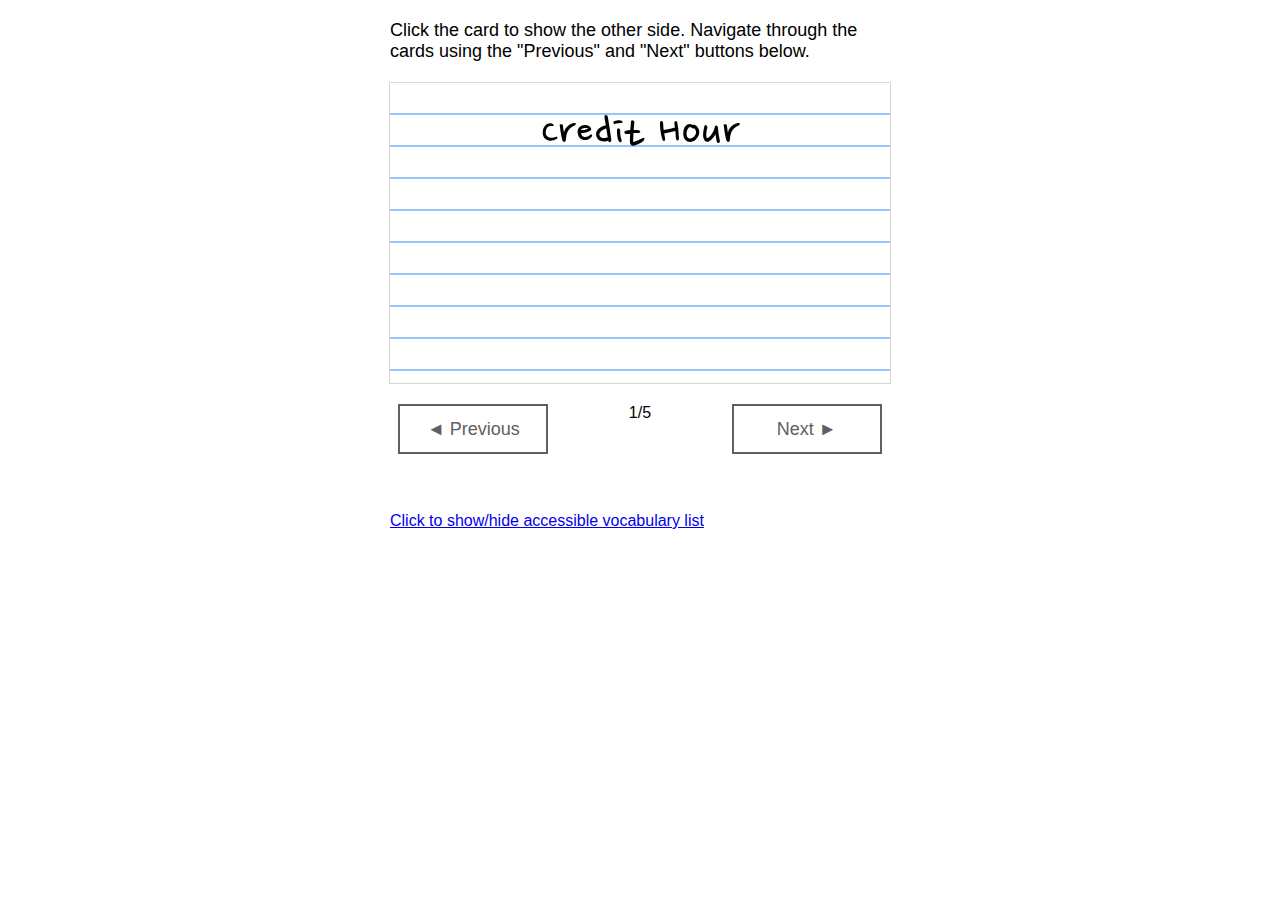
<file: course/flash/mod4/index.html>
<!doctype html>
<html>
<head>
<script src="https://ajax.googleapis.com/ajax/libs/jquery/3.3.1/jquery.min.js"></script>
<link href="https://fonts.googleapis.com/css?family=Nanum+Pen+Script" rel="stylesheet">

<style type="text/css">

.card {
	width: 500px;
	height: 300px;
	margin: 20px auto;
	text-align: center;
	font-family: 'Nanum Pen Script', cursive;
	font-size: 50px;

	background: repeating-linear-gradient(
  	180deg,
  	white,
  	white 30px,
  	#9bc1ff 30px,
  	#9bc1ff 32px
  	);

  	border: 1px solid #d6d6d6;
}

.instruc {
	width: 500px;
	margin: 20px auto;
	font-family: sans-serif;
	font-size: 18px;
}
.term{
	margin-top: 20px;
	display: block;
}

.define {
	margin-top: -40px;
	display: block;
}

.controls{
	width: 500px;
	margin: 20px auto;
	display: grid;
	grid-template-columns: 1fr 1fr 1fr;
	font-family: sans-serif;
	justify-items: center;
}

.prev, .next{
	width: 150px;
	height: 50px;
	font-size: 18px;
	background-color: white;
	color: #606060;
	border: 2px solid #606060;
}

.prev:hover, .next:hover{
	color: white;
	background-color: #606060;
	text-decoration: underline;
}

.accessy{
	width: 500px;
	margin: 20px auto;
	font-family: sans-serif;
}

</style>

<script>
var flashcards = {
	c1: {term: "Credit Hour", definition: "A unit measuring educational credit based on the number of hours a class meets during a week"},
	c2: {term: "Time management", definition: "The ability to use your time productively"},
	c3: {term: "Schedule", definition: "A day-to-day plan or timetable"},
	c4: {term: "School-Work-Life Balance", definition: "Prioritizing your time to make sure that your commitments (at school, in your personal life, and at work) are met"},
	c5: {term: "Procrastinate", definition: "Put off doing something"},
};

$( document ).ready( function(){

	$('.access-vocab').hide();

	$.each(flashcards, function(i){
		$('#flashcontainer').append("<div class='card'><span class='term'>" + flashcards[i]["term"] + "</span><br><span class='define'>" + flashcards[i]["definition"] + "</span></div>");
		$('.access-vocab').append("<p>" + flashcards[i]["term"] + ": " + flashcards[i]["definition"] + "</p>");

	});

	$('.define').hide();

	$('.card').on('click', function(){
			$(this).children('.term').toggle();
			$(this).children('.define').toggle();
	});


	var x = 0;
	var y = $('.card').length;
	$(".pos").text(x+1 + "/" + y);

	$('.card').not($('card').eq(x)).hide();
	$('.card').eq(x).show();
	console.log(y);

	$('.next').on('click', function(){
		if (x < y-1){
		x++;
		$('.card').not($('card').eq(x)).hide();
		$('.card').eq(x).show();
		$(".pos").text(x+1 + "/" + y);
	}
		else {
			return false;
		};
	});

	$('.prev').on('click', function(){
		if (x > 0 && x < y){
		x--;
		$('.card').not($('card').eq(x)).hide();
		$('.card').eq(x).show();
		$(".pos").text(x+1 + "/" + y);
	}
		else {
			return false;
		};
	});

	$('.accessible').on("click", function(){
		$('.access-vocab').toggle();
	});

});

</script>

</head>

<body>
<p class="instruc">Click the card to show the other side. Navigate through the cards using the "Previous" and "Next" buttons below.</p>
<div id="flashcontainer"></div>
<div class="controls"><button class="prev">◄ Previous</button><span class="pos"></span><button class="next">Next ► </button></div><br>
<div class="accessy"><a role="button" href="#" class="accessible" aria-haspopup="true">Click to show/hide accessible vocabulary list</a><br>
<div class="access-vocab"></div>


</div>



</body>
</html>
</file>
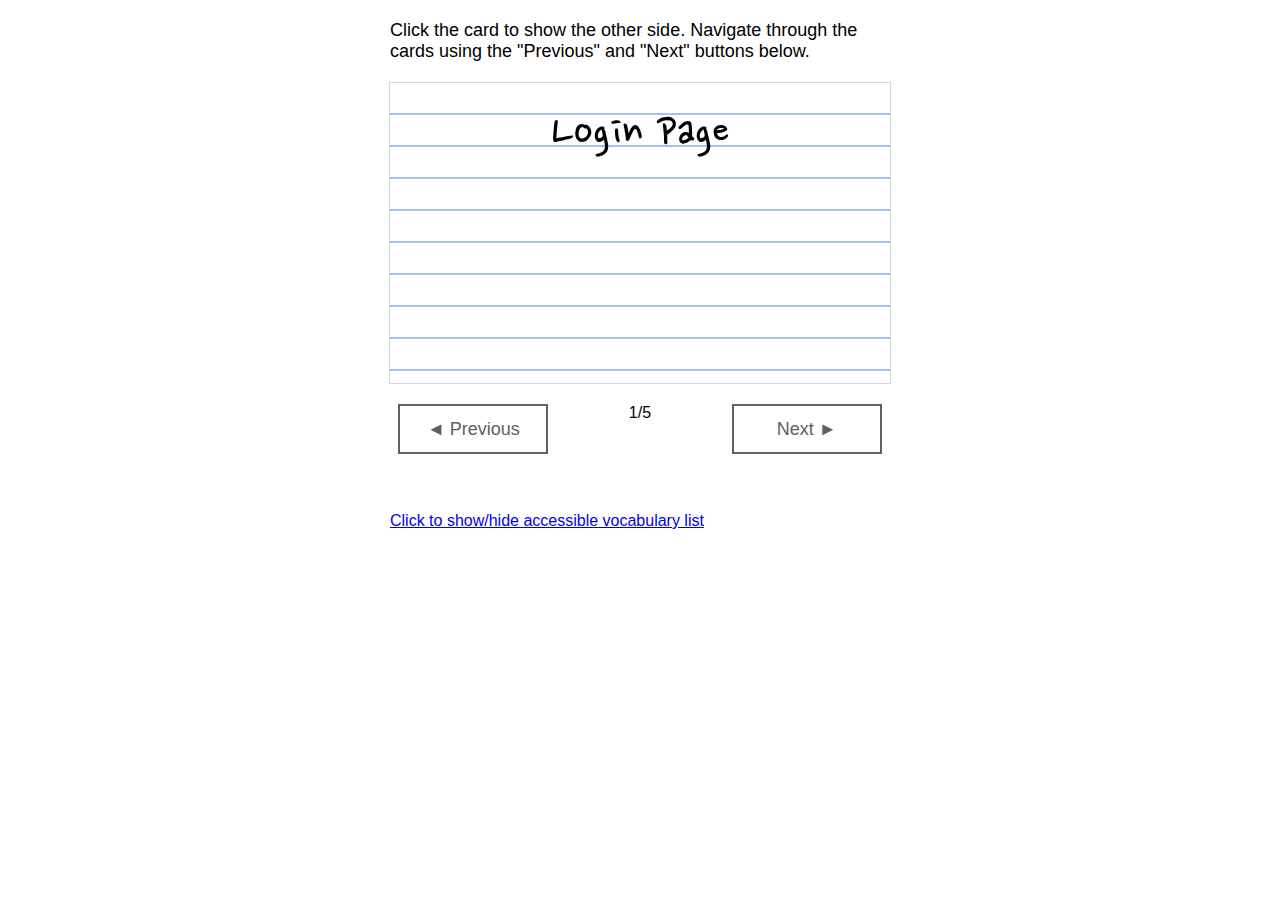
<file: course/flash/mod5/index.html>
<!doctype html>
<html>
<head>
<script src="https://ajax.googleapis.com/ajax/libs/jquery/3.3.1/jquery.min.js"></script>
<link href="https://fonts.googleapis.com/css?family=Nanum+Pen+Script" rel="stylesheet">

<style type="text/css">

.card {
	width: 500px;
	height: 300px;
	margin: 20px auto;
	text-align: center;
	font-family: 'Nanum Pen Script', cursive;
	font-size: 50px;

	background: repeating-linear-gradient(
  	180deg,
  	white,
  	white 30px,
  	#9bc1ff 30px,
  	#9bc1ff 32px
  	);

  	border: 1px solid #d6d6d6;
}

.instruc {
	width: 500px;
	margin: 20px auto;
	font-family: sans-serif;
	font-size: 18px;
}
.term{
	margin-top: 20px;
	display: block;
}

.define {
	margin-top: -40px;
	display: block;
}


.controls{
	width: 500px;
	margin: 20px auto;
	display: grid;
	grid-template-columns: 1fr 1fr 1fr;
	font-family: sans-serif;
	justify-items: center;
}

.prev, .next{
	width: 150px;
	height: 50px;
	font-size: 18px;
	background-color: white;
	color: #606060;
	border: 2px solid #606060;
}

.prev:hover, .next:hover{
	color: white;
	background-color: #606060;
	text-decoration: underline;
}

.accessy{
	width: 500px;
	margin: 20px auto;
	font-family: sans-serif;
}

</style>

<script>
var flashcards = {
	c1: {term: "Login Page", definition: "The website where you enter your username and password"},
	c2: {term: "Blackboard", definition: "Cleveland Community College's learning management system"},
	c3: {term: "Logging In", definition: "To enter your username and password in order to access a website"},
	c4: {term: "Module", definition: "A portion of an online class grouped together by your instructor"},
	c5: {term: "Navigation", definition: "The part of the website that contains links directing you to different parts of the site"},
};

$( document ).ready( function(){

	$('.access-vocab').hide();

	$.each(flashcards, function(i){
		$('#flashcontainer').append("<div class='card'><span class='term'>" + flashcards[i]["term"] + "</span><br><span class='define'>" + flashcards[i]["definition"] + "</span></div>");
		$('.access-vocab').append("<p>" + flashcards[i]["term"] + ": " + flashcards[i]["definition"] + "</p>");

	});

	$('.define').hide();

	$('.card').on('click', function(){
			$(this).children('.term').toggle();
			$(this).children('.define').toggle();
	});


	var x = 0;
	var y = $('.card').length;
	$(".pos").text(x+1 + "/" + y);

	$('.card').not($('card').eq(x)).hide();
	$('.card').eq(x).show();
	console.log(y);

	$('.next').on('click', function(){
		if (x < y-1){
		x++;
		$('.card').not($('card').eq(x)).hide();
		$('.card').eq(x).show();
		$(".pos").text(x+1 + "/" + y);
	}
		else {
			return false;
		};
	});

	$('.prev').on('click', function(){
		if (x > 0 && x < y){
		x--;
		$('.card').not($('card').eq(x)).hide();
		$('.card').eq(x).show();
		$(".pos").text(x+1 + "/" + y);
	}
		else {
			return false;
		};
	});

	$('.accessible').on("click", function(){
		$('.access-vocab').toggle();
	});

});

</script>

</head>

<body>
<p class="instruc">Click the card to show the other side. Navigate through the cards using the "Previous" and "Next" buttons below.</p>
<div id="flashcontainer"></div>
<div class="controls"><button class="prev">◄ Previous</button><span class="pos"></span><button class="next">Next ► </button></div><br>
<div class="accessy"><a role="button" href="#" class="accessible" aria-haspopup="true">Click to show/hide accessible vocabulary list</a><br>
<div class="access-vocab"></div>


</div>



</body>
</html>
</file>
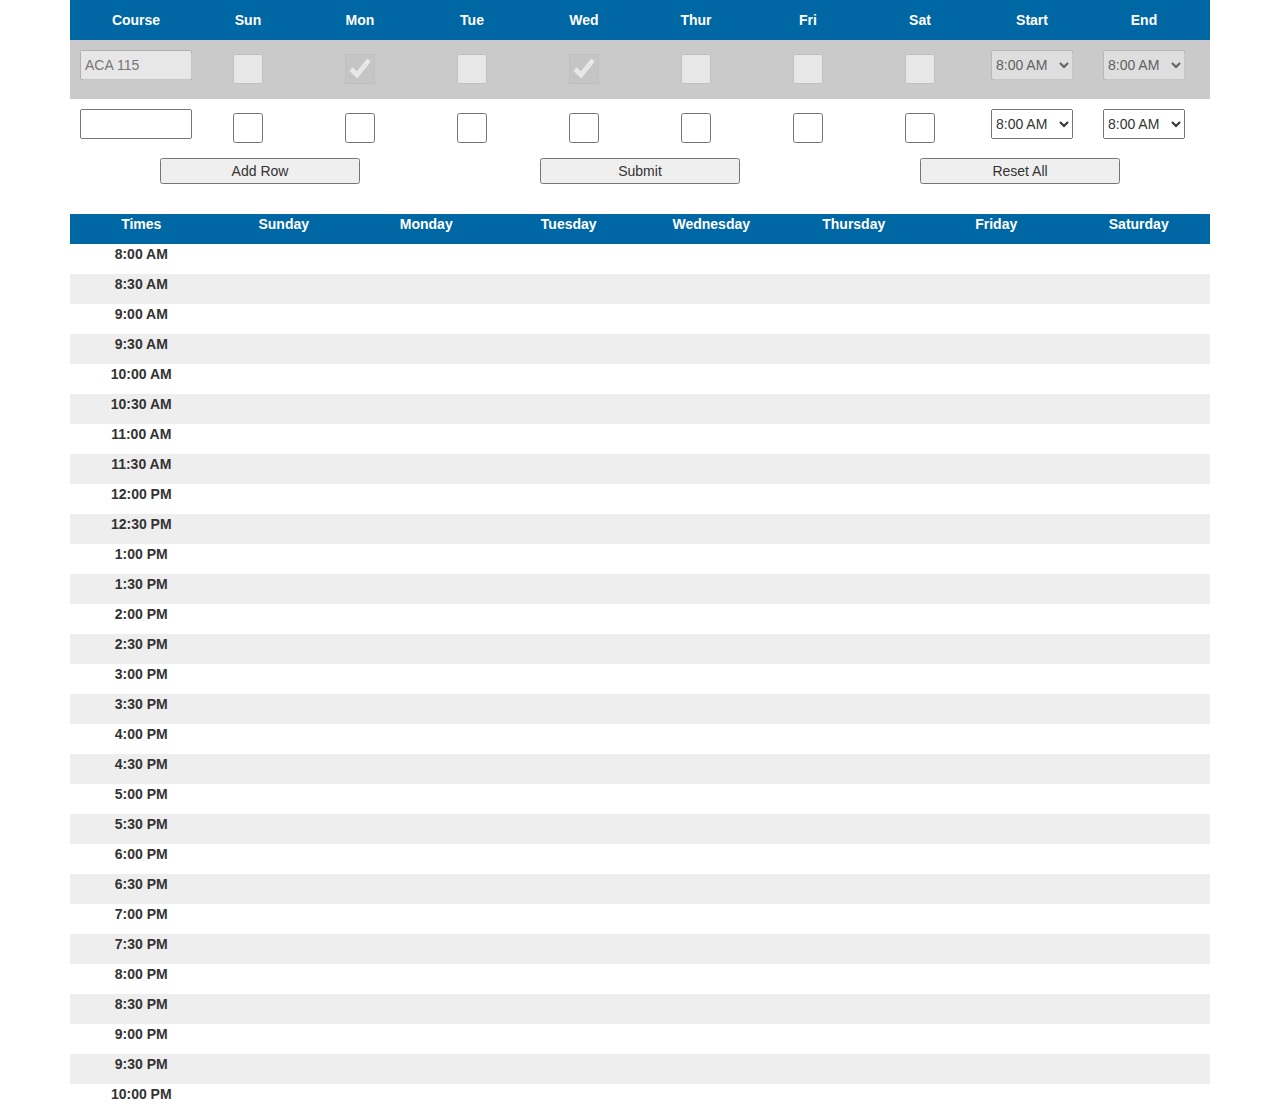
<file: course/other/scheduler/index.html>
<!DOCTYPE html>
<html>
  <head>
    <script src="https://ajax.googleapis.com/ajax/libs/jquery/3.3.1/jquery.min.js"></script>

    <link rel="stylesheet" href="https://maxcdn.bootstrapcdn.com/bootstrap/3.3.7/css/bootstrap.min.css">


    <meta charset="utf-8">
    <meta name="viewport" content="width=device-width">
    <title>Are You Online Ready? | Scheduler</title>
    <link href="index.css" rel="stylesheet" type="text/css" />
  </head>
  <body>
<div class="container">
<table class="input">
<thead>
<tr>
<th scope="col">Course</th><th scope="col">Sun</th> <th scope="col">Mon</th> <th scope="col">Tue</th> <th scope="col">Wed</th> <th scope="col">Thur</th> <th scope="col">Fri</th> <th scope="col">Sat</th> <th scope="col">Start</th> <th scope="col">End</th> 
</tr>
</thead>
<tr class='innerschedex example'><td><input type='text' placeholder="ACA 115" disabled></td><td><input type='checkbox' name='days' val='sun' disabled></td><td><input type='checkbox' name='days' val='mon' checked disabled></td><td><input type='checkbox' name='days' val='tue' disabled></td><td><input type='checkbox' name='days' val='wed' checked disabled></td><td><input type='checkbox' name='days' val='thu' disabled></td><td><input type='checkbox' name='days' val='fri' disabled></td><td><input type='checkbox' name='days' val='sat' disabled></td><td><select class='times1ex'disabled> </select></td><td><select class='times2ex'disabled> </select></td></tr>
</table>
<div class="buttoncontainer">
<button class="addrow">Add Row</button>
<button class="test">Submit</button>
<button class="reset">Reset All</button>
</div>
<section class="calendar">
<table class="results" id="results">
  <thead><tr><th scope="col">Times</th><th scope="col">Sunday</th><th scope="col">Monday</th><th scope="col">Tuesday</th><th scope="col">Wednesday</th><th scope="col">Thursday</th><th scope="col">Friday</th><th scope="col">Saturday</th></tr></thead>
<tr><th scope="row">8:00 AM</th> <td class="sun1"></td> <td class="mon1"></td> <td class="tue1"></td> <td class="wed1"></td> <td class="thu1"></td> <td class="fri1"></td> <td class="sat1"></td></tr>
<tr> <th scope="row">8:30 AM</th><td class="sun2"></td> <td class="mon2"></td> <td class="tue2"></td> <td class="wed2"></td> <td class="thu2"></td> <td class="fri2"></td> <td class="sat2"></td></tr>
<tr> <th scope="row">9:00 AM</th><td class="sun3"></td> <td class="mon3"></td> <td class="tue3"></td> <td class="wed3"></td> <td class="thu3"></td> <td class="fri3"></td> <td class="sat3"></td></tr>
<tr> <th scope="row">9:30 AM</th><td class="sun4"></td> <td class="mon4"></td> <td class="tue4"></td> <td class="wed4"></td> <td class="thu4"></td> <td class="fri4"></td> <td class="sat4"></td></tr>
<tr> <th scope="row">10:00 AM</th><td class="sun5"></td> <td class="mon5"></td> <td class="tue5"></td> <td class="wed5"></td> <td class="thu5"></td> <td class="fri5"></td> <td class="sat5"></td></tr>
<tr> <th scope="row">10:30 AM</th><td class="sun6"></td> <td class="mon6"></td> <td class="tue6"></td> <td class="wed6"></td> <td class="thu6"></td> <td class="fri6"></td> <td class="sat6"></td></tr>
<tr> <th scope="row">11:00 AM</th><td class="sun7"></td> <td class="mon7"></td> <td class="tue7"></td> <td class="wed7"></td> <td class="thu7"></td> <td class="fri7"></td> <td class="sat7"></td></tr>
<tr> <th scope="row">11:30 AM</th><td class="sun8"></td> <td class="mon8"></td> <td class="tue8"></td> <td class="wed8"></td> <td class="thu8"></td> <td class="fri8"></td> <td class="sat8"></td></tr>
<tr> <th scope="row">12:00 PM</th><td class="sun9"></td> <td class="mon9"></td> <td class="tue9"></td> <td class="wed9"></td> <td class="thu9"></td> <td class="fri9"></td> <td class="sat9"></td></tr>
<tr> <th scope="row">12:30 PM</th><td class="sun10"></td> <td class="mon10"></td> <td class="tue10"></td> <td class="wed10"></td> <td class="thu10"></td> <td class="fri10"></td> <td class="sat10"></td></tr>
<tr> <th scope="row">1:00 PM</th><td class="sun11"></td> <td class="mon11"></td> <td class="tue11"></td> <td class="wed11"></td> <td class="thu11"></td> <td class="fri11"></td> <td class="sat11"></td></tr>
<tr> <th scope="row">1:30 PM</th><td class="sun12"></td> <td class="mon12"></td> <td class="tue12"></td> <td class="wed12"></td> <td class="thu12"></td> <td class="fri12"></td> <td class="sat12"></td></tr>
<tr> <th scope="row">2:00 PM</th><td class="sun13"></td> <td class="mon13"></td> <td class="tue13"></td> <td class="wed13"></td> <td class="thu13"></td> <td class="fri13"></td> <td class="sat13"></td></tr>
<tr> <th scope="row">2:30 PM</th><td class="sun14"></td> <td class="mon14"></td> <td class="tue14"></td> <td class="wed14"></td> <td class="thu14"></td> <td class="fri14"></td> <td class="sat14"></td></tr>
<tr> <th scope="row">3:00 PM</th><td class="sun15"></td> <td class="mon15"></td> <td class="tue15"></td> <td class="wed15"></td> <td class="thu15"></td> <td class="fri15"></td> <td class="sat15"></td></tr>
<tr> <th scope="row">3:30 PM</th><td class="sun16"></td> <td class="mon16"></td> <td class="tue16"></td> <td class="wed16"></td> <td class="thu16"></td> <td class="fri16"></td> <td class="sat16"></td></tr>
<tr> <th scope="row">4:00 PM</th><td class="sun17"></td> <td class="mon17"></td> <td class="tue17"></td> <td class="wed17"></td> <td class="thu17"></td> <td class="fri17"></td> <td class="sat17"></td></tr>
<tr> <th scope="row">4:30 PM</th><td class="sun18"></td> <td class="mon18"></td> <td class="tue18"></td> <td class="wed18"></td> <td class="thu18"></td> <td class="fri18"></td> <td class="sat18"></td></tr>
<tr> <th scope="row">5:00 PM</th><td class="sun19"></td> <td class="mon19"></td> <td class="tue19"></td> <td class="wed19"></td> <td class="thu19"></td> <td class="fri19"></td> <td class="sat19"></td></tr>
<tr> <th scope="row">5:30 PM</th><td class="sun20"></td> <td class="mon20"></td> <td class="tue20"></td> <td class="wed20"></td> <td class="thu20"></td> <td class="fri20"></td> <td class="sat20"></td></tr>
<tr> <th scope="row">6:00 PM</th><td class="sun21"></td> <td class="mon21"></td> <td class="tue21"></td> <td class="wed21"></td> <td class="thu21"></td> <td class="fri21"></td> <td class="sat21"></td></tr>
<tr> <th scope="row">6:30 PM</th><td class="sun22"></td> <td class="mon22"></td> <td class="tue22"></td> <td class="wed22"></td> <td class="thu22"></td> <td class="fri22"></td> <td class="sat22"></td></tr>
<tr> <th scope="row">7:00 PM</th><td class="sun23"></td> <td class="mon23"></td> <td class="tue23"></td> <td class="wed23"></td> <td class="thu23"></td> <td class="fri23"></td> <td class="sat23"></td></tr>
<tr> <th scope="row">7:30 PM</th><td class="sun24"></td> <td class="mon24"></td> <td class="tue24"></td> <td class="wed24"></td> <td class="thu24"></td> <td class="fri24"></td> <td class="sat24"></td></tr>
<tr> <th scope="row">8:00 PM</th><td class="sun25"></td> <td class="mon25"></td> <td class="tue25"></td> <td class="wed25"></td> <td class="thu25"></td> <td class="fri25"></td> <td class="sat25"></td></tr>
<tr> <th scope="row">8:30 PM</th><td class="sun26"></td> <td class="mon26"></td> <td class="tue26"></td> <td class="wed26"></td> <td class="thu26"></td> <td class="fri26"></td> <td class="sat26"></td></tr>
<tr> <th scope="row">9:00 PM</th><td class="sun27"></td> <td class="mon27"></td> <td class="tue27"></td> <td class="wed27"></td> <td class="thu27"></td> <td class="fri27"></td> <td class="sat27"></td></tr>
<tr><th scope="row">9:30 PM</th> <td class="sun28"></td> <td class="mon28"></td> <td class="tue28"></td> <td class="wed28"></td> <td class="thu28"></td> <td class="fri28"></td> <td class="sat28"></td></tr>
<tr> <th scope="row">10:00 PM</th><td class="sun29"></td> <td class="mon29"></td> <td class="tue29"></td> <td class="wed29"></td> <td class="thu29"></td> <td class="fri29"></td> <td class="sat29"></td></tr>

</table>


</section>
</div>
    <script src="index.js"></script>
  </body>
</html>
</file>
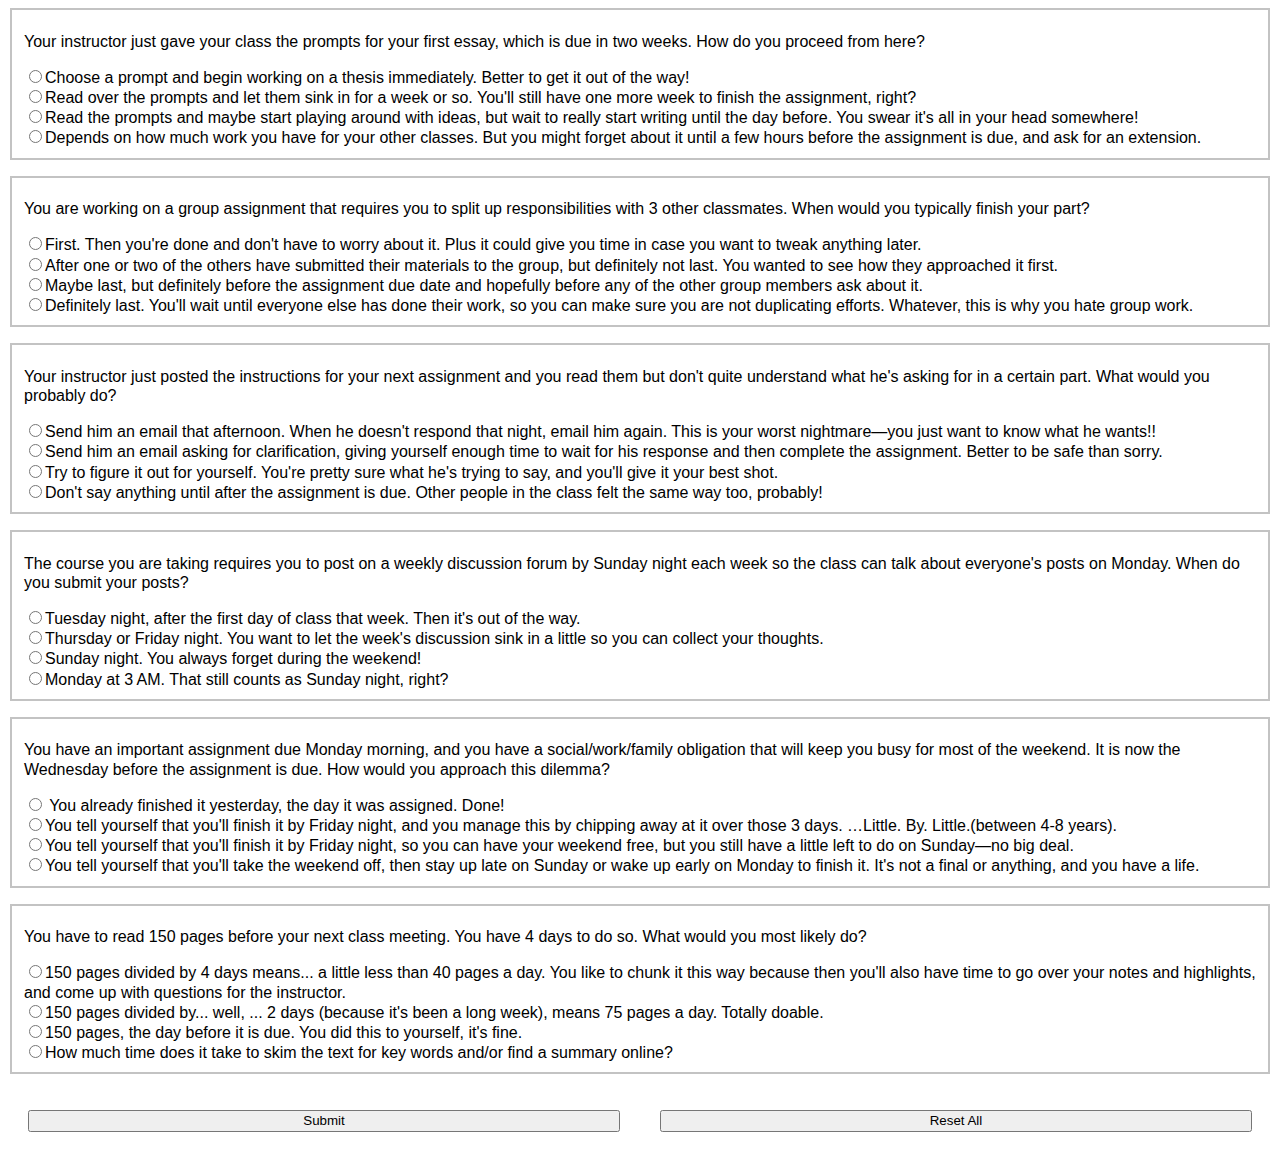
<file: course/other/tmpersonality/index.html>
<!DOCTYPE html>
<html>
  <head>
    <script src="https://ajax.googleapis.com/ajax/libs/jquery/3.3.1/jquery.min.js"></script>
    <meta charset="utf-8">
    <meta name="viewport" content="width=device-width">
    <title>Time Management Personality Profile</title>
    <link href="index.css" rel="stylesheet" type="text/css" />
  </head>
  <body>
    <form>
      <fieldset class="f1">
<p>Your instructor just gave your class the prompts for your first essay, which is due in two weeks. How do you proceed from here?</p>
<span class="selectans"><input type="radio" name="q1" value="3" id="q1-a" class="a"><label for="q1-a">Choose a prompt and begin working on a thesis immediately. Better to get it out of the way!</label></span><br>
<span class="selectans"><input type="radio" name="q1" value="2" id="q1-b" class="b"><label for="q1-b">Read over the prompts and let them sink in for a week or so. You'll still have one more week to finish the assignment, right?</label></span><br>
<span class="selectans"><input type="radio" name="q1" value="1" id="q1-c" class="c"><label for="q1-c">Read the prompts and maybe start playing around with ideas, but wait to really start writing until the day before. You swear it's all in your head somewhere!</label></span><br>
<span class="selectans"><input type="radio" name="q1" value="0" id="q1-d" class="d"><label for="q1-d">Depends on how much work you have for your other classes. But you might forget about it until a few hours before the assignment is due, and ask for an extension. </label></span>
</fieldset>
      <fieldset class="f2">
<p>You are working on a group assignment that requires you to split up responsibilities with 3 other classmates. When would you typically finish your part?</p>
<span class="selectans"><input type="radio" name="q2" value="3" id="q2-a" class="a"><label for="q2-a">First. Then you're done and don't have to worry about it. Plus it could give you time in case you want to tweak anything later.</label></span><br>
<span class="selectans"><input type="radio" name="q2" value="2" id="q2-b" class="b"><label for="q2-b">After one or two of the others have submitted their materials to the group, but definitely not last. You wanted to see how they approached it first.</label></span><br>
<span class="selectans"><input type="radio" name="q2" value="1" id="q2-c" class="c"><label for="q2-c">Maybe last, but definitely before the assignment due date and hopefully before any of the other group members ask about it.</label></span><br>
<span class="selectans"><input type="radio" name="q2" value="0" id="q2-d" class="d"><label for="q2-d">Definitely last. You'll wait until everyone else has done their work, so you can make sure you are not duplicating efforts. Whatever, this is why you hate group work. </label></span>
</fieldset>
      <fieldset class="f3">
<p>Your instructor just posted the instructions for your next assignment and you read them but don't quite understand what he's asking for in a certain part. What would you probably do?</p>
<span class="selectans"><input type="radio" name="q3" value="3" id="q3-a" class="a"><label for="q3-a">Send him an email that afternoon. When he doesn't respond that night, email him again. This is your worst nightmare—you just want to know what he wants!!</label></span><br>
<span class="selectans"><input type="radio" name="q3" value="2" id="q3-b" class="b"><label for="q3-b">Send him an email asking for clarification, giving yourself enough time to wait for his response and then complete the assignment. Better to be safe than sorry.</label></span><br>
<span class="selectans"><input type="radio" name="q3" value="1" id="q3-c" class="c"><label for="q3-c">Try to figure it out for yourself. You're pretty sure what he's trying to say, and you'll give it your best shot.</label></span><br>
<span class="selectans"><input type="radio" name="q3" value="0" id="q3-d" class="d"><label for="q3-d">Don't say anything until after the assignment is due. Other people in the class felt the same way too, probably!</label></span>
</fieldset>
      <fieldset class="f4">
<p>The course you are taking requires you to post on a weekly discussion forum by Sunday night each week so the class can talk about everyone's posts on Monday. When do you submit your posts?</p>
<span class="selectans"><input type="radio" name="q4" value="3" id="q4-a" class="a"><label for="q4-a">Tuesday night, after the first day of class that week. Then it's out of the way.</label></span><br>
<span class="selectans"><input type="radio" name="q4" value="2" id="q4-b" class="b"><label for="q4-b">Thursday or Friday night. You want to let the week's discussion sink in a little so you can collect your thoughts. </label></span><br>
<span class="selectans"><input type="radio" name="q4" value="1" id="q4-c" class="c"><label for="q4-c">Sunday night. You always forget during the weekend!</label></span><br>
<span class="selectans"><input type="radio" name="q4" value="0" id="q4-d" class="d"><label for="q4-d">Monday at 3 AM. That still counts as Sunday night, right?</label></span>
</fieldset>
      <fieldset class="f5">
<p>You have an important assignment due Monday morning, and you have a social/work/family obligation that will keep you busy for most of the weekend. It is now the Wednesday before the assignment is due. How would you approach this dilemma?</p>
<span class="selectans"><input type="radio" name="q5" value="3" id="q5-a" class="a"><label for="q5-a"> You already finished it yesterday, the day it was assigned. Done!</label></span><br>
<span class="selectans"><input type="radio" name="q5" value="2" id="q5-b" class="b"><label for="q5-b">You tell yourself that you'll finish it by Friday night, and you manage this by chipping away at it over those 3 days. …Little. By. Little.(between 4-8 years).</label></span><br>
<span class="selectans"><input type="radio" name="q5" value="1" id="q5-c" class="c"><label for="q5-c">You tell yourself that you'll finish it by Friday night, so you can have your weekend free, but you still have a little left to do on Sunday—no big deal.</label></span><br>
<span class="selectans"><input type="radio" name="q5" value="0" id="q5-d" class="d"><label for="q5-d">You tell yourself that you'll take the weekend off, then stay up late on Sunday or wake up early on Monday to finish it. It's not a final or anything, and you have a life.</label></span>
</fieldset>
      <fieldset class="f6">
<p>You have to read 150 pages before your next class meeting. You have 4 days to do so. What would you most likely do?</p>
<span class="selectans"><input type="radio" name="q6" value="3" id="q6-a" class="a"><label for="q6-a">150 pages divided by 4 days means... a little less than 40 pages a day. You like to chunk it this way because then you'll also have time to go over your notes and highlights, and come up with questions for the instructor.</label></span><br>
<span class="selectans"><input type="radio" name="q6" value="2" id="q6-b" class="b"><label for="q6-b">150 pages divided by... well, ... 2 days (because it's been a long week), means 75 pages a day. Totally doable.</label></span><br>
<span class="selectans"><input type="radio" name="q6" value="1" id="q6-c" class="c"><label for="q6-c">150 pages, the day before it is due. You did this to yourself, it's fine.</label></span><br>
<span class="selectans"><input type="radio" name="q6" value="0" id="q6-d" class="d"><label for="q6-d">How much time does it take to skim the text for key words and/or find a summary online? </label></span>
</fieldset>
    </form>
   <div id="buttons"> <button class="submit">Submit</button><button class="reset">Reset All</button></div>
    <div class="results"></div>
    <script src="index.js"></script>
  </body>
</html>
</file>
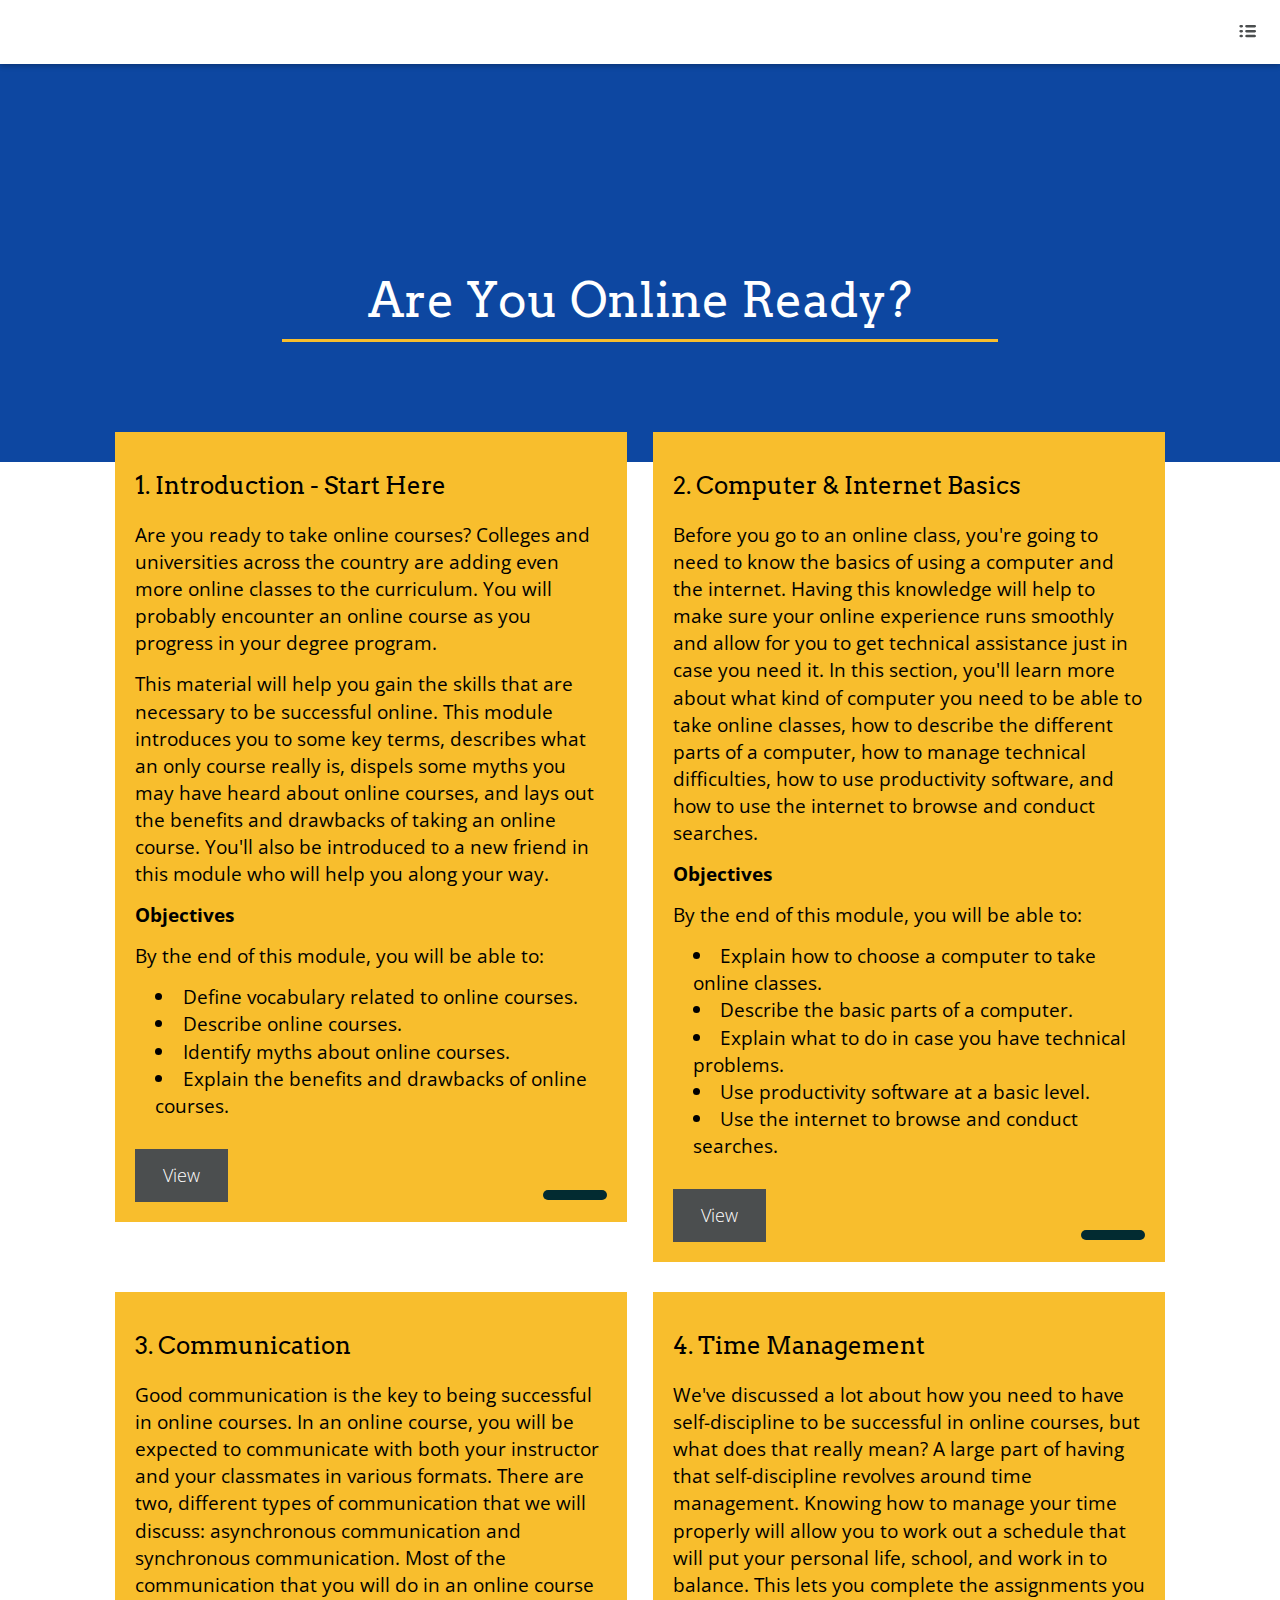
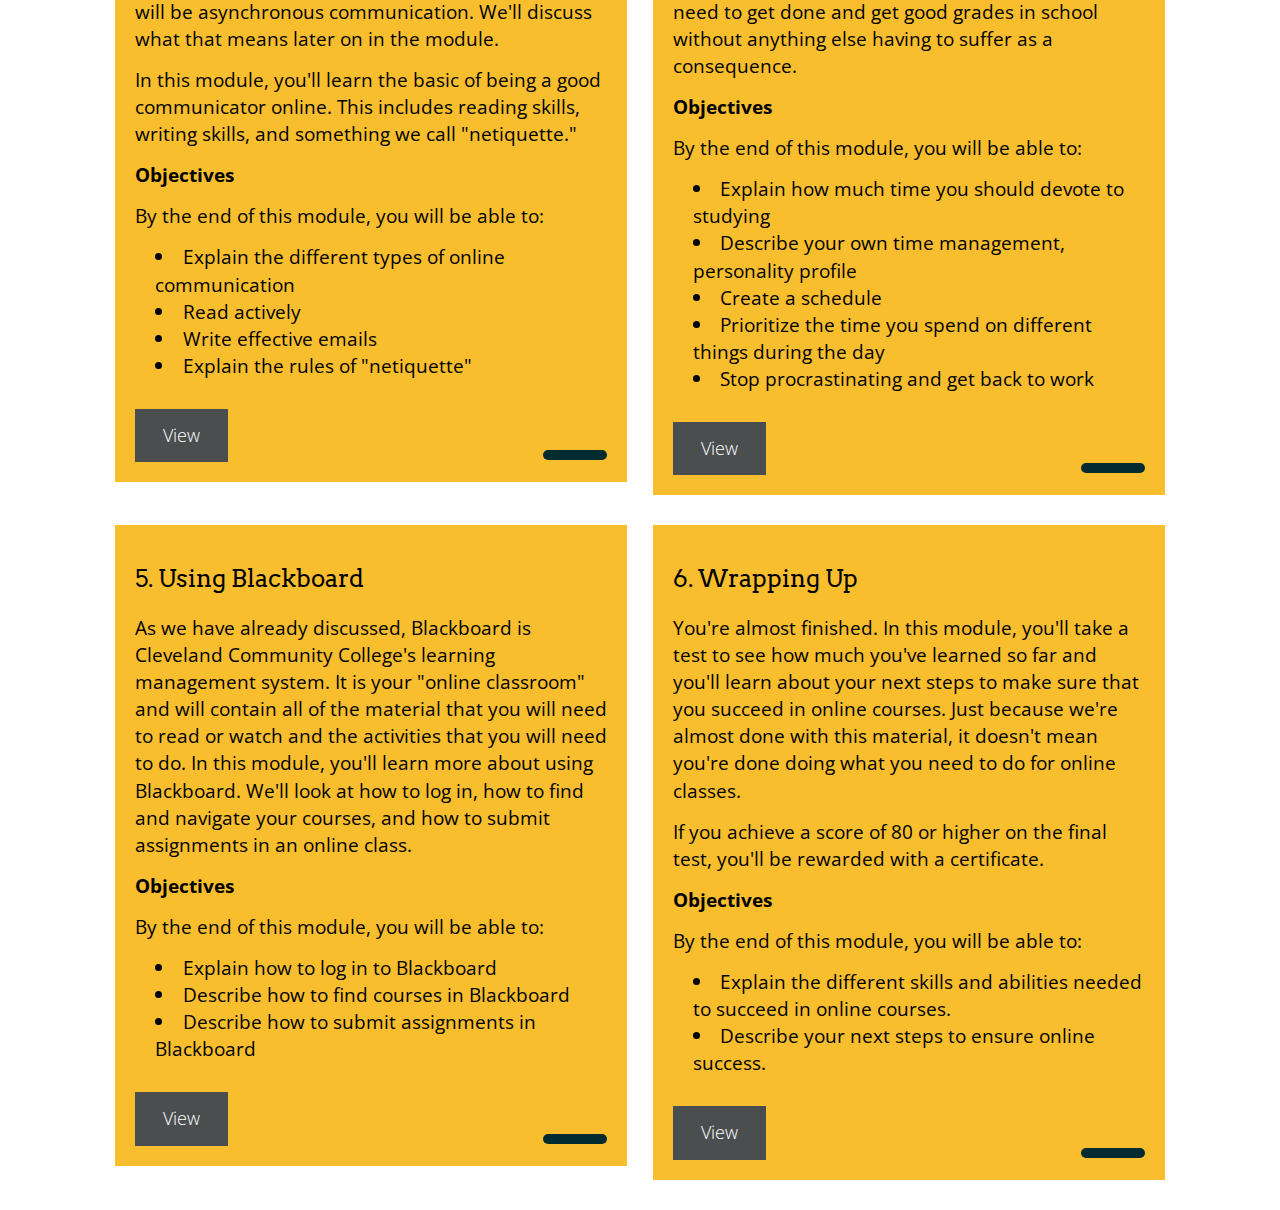
<file: course/index_lms.html>
<!--[if IE]><![endif]-->
<!doctype html>
<!--[if IE 7 ]><html id="adapt" class="ie ie7 no-js" lang="en"><![endif]-->
<!--[if IE 8 ]><html id="adapt" class="ie ie8 no-js" lang="en"><![endif]-->
<!--[if IE 9 ]><html id="adapt" class="ie ie9 no-js" lang="en"><![endif]-->
<!--[if gt IE 9]><!--><html id="adapt" class="no-js" lang="en"><!--<![endif]-->
   <head>
      <meta http-equiv="X-UA-Compatible" content="IE=edge">
      <meta http-equiv="Content-Type" content="text/html; charset=utf-8">
      <title></title>
      <meta name="viewport" content="width=device-width, initial-scale=1.0, maximum-scale=1.0">
      <link href="adapt/css/adapt.css" type="text/css" rel="stylesheet">
      <script src="libraries/modernizr.js" type="text/javascript"></script>
      <script src="adapt/js/scriptLoader.js" type="text/javascript"></script>
   </head>

   <body>
      <button id="accessibility-toggle" class="base button a11y-ignore-focus"></button>
      <span id="accessibility-instructions" class="aria-label" role="region" tabindex="0"></span>
      <div id="wrapper">
      </div>
   </body>
</html>
</file>
<file: assessment/assessment.css>
body{
  font-family: sans-serif;
  margin: 0px;
  padding: 0px;
}

header {
-webkit-clip-path: polygon(100% 0, 100% 100%, 11% 50%, 0 100%, 0 0);
clip-path: polygon(100% 0, 100% 100%, 11% 50%, 0 100%, 0 0);
  background-color: #00579f;
  width: 100%;
  height: 180px;
  margin: 0px;
  padding: 0px;
}

.main{
text-align: center;
}

.main::after{
display: block;
content: '';
height: 5px;
width: 60%;
margin: 15px auto 30px auto;
border-bottom: 2px solid #3885b6;
}

/*Form Field Styling*/
fieldset {
  color: #c1c1c1;
  border: 1px solid #c1c1c1;
  margin-bottom: 20px;
}

fieldset > p, fieldset > label {
  color: black;
}
button{
  box-sizing: border-box;
  width: 100%;
  height: 40px;
  text-align: center;
  margin: 10px 0px;
  font-weight: bold;
  background-color: #cccccc;
  border: 2px solid grey;
}

button:hover {
  background-color: #00579f;
  color: white;
  text-decoration: underline;
  font-weight: bold;
  cursor: pointer;
}

input[type=text]{
  box-sizing: border-box;
  width: 100%;
  height: 40px;
  font-size: 18px;
  padding: 3px;
}

p, li{
  line-height: 1.42em;
  font-size: 1.2em;
}

.selectans{
  padding-top: 11px;
  display: inline-block;
  color: black;
}

#container {
  max-width: 960px;
  margin: 0 auto;
}

.image-cent {
  display: block;
  margin: 60px auto;
}

.logo {
  margin: 18px;
  float: right;
  width: 100px;
  aspect-ratio: 1/1;
}
</file>
<file: course/other/scheduler/index.css>
*{
  box-sizing: border-box;
}

table{
background-color: transparent;
}

thead{
  background-color: #0067a5;
  color: white;
}

.input tr {
    width: 100%;
    display: grid;
  grid-template-columns: repeat(10, 1fr);
  align-content: center;
  padding: 10px;
}
.results{
  margin-top: 30px;
  width: 100%;
}

.results tr {
    width: 100%;
    display: grid;
  grid-template-columns: repeat(8, 1fr);
  align-content: center;
}

.results td, .results thead{
  height: 30px;
}

.results tr:nth-of-type(2n+2){
  background-color: #eee;
}

th, td{
  text-align: center;
}

input[type=text]{
  width: 100%;
  height: 30px;
  padding: 3px;
}

input[type=checkbox]{
  width: 30px;
  height: 30px;
}

select {
  height: 30px;
}

.example{
  background-color: #cacaca;
}

.choice {
  background-color: #bbbbff;
}

.container{
  margin: 0 auto;
}

button{
  width: 200px;
    justify-self: center;
    align-self: center;
}

.buttoncontainer{
  display: grid;
  grid-template-columns: 1fr 1fr 1fr;
  width: 100%;

}
</file>
<file: course/other/tmpersonality/index.css>
*{
  font-family: sans-serif;
  box-sizing: border-box;
  line-height: 1.2em;
}

fieldset{
  border: 2px solid #c3c3c3;
  margin-bottom: 16px;
}

#buttons{
  display: grid;
  grid-template-columns: 50% auto;
  }

  button{
    margin: 20px;
  }
</file>
<file: course/adapt/css/adapt.css>
@import url(//fonts.googleapis.com/css?family=Open+Sans:400,300,700);@import url('https://fonts.googleapis.com/css?family=Open+Sans|Arvo');@import url('https://use.fontawesome.com/releases/v5.1.0/css/all.css');.responsive-layout{width:100%;margin:0 auto}@media all and (min-width:520px){.responsive-layout{width:520px}}@media all and (min-width:760px){.responsive-layout{width:100%}}@media all and (min-width:960px){.responsive-layout{width:960px}}.visibility-hidden{visibility:hidden !important}.display-none{display:none !important}.accessibility.no-touch .focused,.accessibility.no-touch button:focus,.accessibility.no-touch select:focus,.accessibility.no-touch textarea:focus,.accessibility.no-touch a:focus,.accessibility.no-touch input:focus+label{outline:3px solid orange}#accessibility-toggle{position:absolute;top:-1px;left:-25px;height:1px;width:1px;z-index:0;overflow:hidden;padding:0;margin:0;padding:8px 10px 8px 10px}.dir-rtl #accessibility-toggle{left:inherit;right:-25px}#accessibility-toggle:focus{height:auto;width:auto;top:70px;left:10px;z-index:5000;background:#078292;border:1px solid #fff;color:#fff}.dir-rtl #accessibility-toggle:focus{left:inherit;right:10px}.skip-nav-link{background-color:#4b4e4f;border-radius:0;color:#ffffff;display:none;left:0;margin-top:0;padding:10px 20px;position:absolute;top:-46px;-webkit-transition:top .2s ease-out;transition:top .2s ease-out;width:auto;z-index:100}.accessibility .skip-nav-link{display:inline-block}.skip-nav-link:focus{top:0}#wrapper{width:100%;margin:0 auto;padding-top:40px}@media all and (min-width:520px){#wrapper{width:520px}}@media all and (min-width:760px){#wrapper{width:100%}}@media all and (min-width:960px){#wrapper{width:960px}}@media all and (min-width:1024px){#wrapper{width:1024px;margin:0 auto}}@media all and (max-width:759px) and (min-width:519px){#wrapper{width:519px;margin:0 auto}}@media all and (max-width:518px){#wrapper{width:100%;margin:0 auto}}.drawer{position:fixed;width:320px;height:100%;top:0;right:-320px;overflow-y:auto;overflow-x:hidden;-webkit-overflow-scrolling:touch;z-index:501}.dir-rtl .drawer{right:inherit;left:-320px}.drawer .drawer-back{float:left}.dir-rtl .drawer .drawer-back{float:right}.drawer .drawer-back.show{display:inline-block}.drawer .drawer-close{float:right}.dir-rtl .drawer .drawer-close{float:left}.drawer .drawer-inner{height:100%}.drawer .drawer-item{display:block;width:100%}.drawer .drawer-item-open{display:block}.loading{width:100%;height:100%;position:fixed;top:0;left:0;z-index:5000}.dir-rtl .loading{left:auto;right:0}.loading .loading-image{width:100%;height:100px;position:absolute;top:50%;margin-top:-50px}.navigation{margin:0 auto;position:fixed;top:0;height:40px;z-index:500;width:100%}@media all and (min-width:520px){.navigation{width:520px}}@media all and (min-width:760px){.navigation{width:100%}}@media all and (min-width:960px){.navigation{width:960px}}@media all and (min-width:1024px){.navigation{width:1024px;margin:0 auto}}@media all and (max-width:759px) and (min-width:519px){.navigation{width:519px;margin:0 auto}}@media all and (max-width:518px){.navigation{width:100%;margin:0 auto}}.ie8 .navigation{max-width:1024px}.navigation .navigation-back-button{float:left}.dir-rtl .navigation .navigation-back-button{float:right}.navigation .navigation-drawer-toggle-button{float:right}.dir-rtl .navigation .navigation-drawer-toggle-button{float:left}.notify .notify-popup{position:fixed;top:50%;width:100%;z-index:550}.notify .notify-popup-icon{position:absolute;left:0;top:0}.dir-rtl .notify .notify-popup-icon{left:inherit;right:0}@media all and (max-width:758px){.notify .notify-popup-icon .icon{float:none;margin:0 auto}}@media all and (max-width:758px){.notify .notify-popup-icon{float:none;margin:0 auto;position:static}}.responsive-layout .ie8 .notify .notify-popup-content{max-width:1024px;margin:0 auto}.notify .notify-popup-content-inner{position:relative}.notify .notify-popup-done{display:inline-block}.notify .notify-shadow{display:none;position:fixed;top:0;left:0;width:100%;height:100%;z-index:549}.dir-rtl .notify .notify-shadow{left:inherit;right:0}.component-container:before,.component-container:after{content:"\0020";display:block;height:0;overflow:hidden}.component-container:after{clear:both}.component-container{zoom:1}.component-left{width:100%;float:none}@media all and (min-width:760px){.component-left{width:50%;float:left}.component-left .component-inner{margin-right:5%}}.component-right{width:100%;float:none}@media all and (min-width:760px){.component-right{width:50%;float:right}.component-right .component-inner{margin-left:5%}}.component{position:relative}.block{position:relative}.aria-label{position:absolute !important;left:0 !important;width:auto !important;height:auto !important;overflow:auto !important;filter:progid:DXImageTransform.Microsoft.Alpha(Opacity=0);color:rgba(0,0,0,0) !important;background:rgba(0,0,0,0) !important;font-size:1px !important;padding:0 !important;margin:0 !important;line-height:normal !important;z-index:1}.aria-label.relative{position:relative !important}.aria-label.aria-hidden{display:none !important}#a11y-focusguard{left:0 !important;bottom:0 !important;width:auto !important;height:auto !important;overflow:auto !important;filter:progid:DXImageTransform.Microsoft.Alpha(Opacity=0);color:rgba(0,0,0,0) !important;background:rgba(0,0,0,0) !important;font-size:1px !important;padding:0 !important;margin:0 !important;line-height:normal !important;z-index:1}.touch #a11y-focusguard{position:relative !important}.no-touch #a11y-focusguard{position:fixed !important}#a11y-selected,#a11y-selected *{position:fixed !important;left:0 !important;bottom:0 !important;width:auto !important;height:auto !important;overflow:auto !important;filter:progid:DXImageTransform.Microsoft.Alpha(Opacity=0);color:rgba(0,0,0,0) !important;background:rgba(0,0,0,0) !important;font-size:1px !important;padding:0 !important;margin:0 !important;line-height:normal !important;z-index:1}#a11y-focuser{position:fixed !important;left:0 !important;top:0 !important;width:auto !important;height:auto !important;overflow:auto !important;filter:progid:DXImageTransform.Microsoft.Alpha(Opacity=0);color:rgba(0,0,0,0) !important;background:rgba(0,0,0,0) !important;font-size:1px !important;padding:0 !important;margin:0 !important;line-height:normal !important;z-index:1}.no-select{-webkit-touch-callout:none;-webkit-user-select:none;-khtml-user-select:none;-moz-user-select:none;-ms-user-select:none;user-select:none}body p{margin-top:14px;margin-bottom:14px}.ie8.size-medium .component-left,.ie8.size-large .component-left{width:50%;float:left}.ie8.size-medium .component-left .component-inner,.ie8.size-large .component-left .component-inner{margin-right:5%}.ie8.size-medium .component-right,.ie8.size-large .component-right{width:50%;float:right}.ie8.size-medium .component-right .component-inner,.ie8.size-large .component-right .component-inner{margin-left:5%}.ie8.size-small .component-left{width:100%;float:left}.ie8.size-small .component-left .component-inner{margin-right:0}.ie8.size-small .component-right{width:100%;float:right}.ie8.size-small .component-right .component-inner{margin-left:0}html,body,body div,span,object,iframe,h1,h2,h3,h4,h5,h6,p,blockquote,pre,abbr,address,cite,code,del,dfn,em,img,ins,kbd,q,samp,small,strong,sub,sup,var,b,i,dl,dt,dd,ol,ul,li,fieldset,form,label,legend,table,caption,tbody,tfoot,thead,tr,th,td,article,aside,figure,footer,header,hgroup,menu,nav,section,time,mark,audio,video{margin:0;padding:0;border:0;outline:0;font-size:100%;vertical-align:baseline;background:transparent}article,aside,figure,footer,header,hgroup,nav,section{display:block}img,object,embed{max-width:100%}html{overflow-y:scroll}ul li,ol li{margin-left:20px}.dir-rtl ul li,.dir-rtl ol li{margin-left:inherit;margin-right:20px}blockquote,q{quotes:none}blockquote:before,blockquote:after,q:before,q:after{content:'';content:none}a{margin:0;padding:0;font-size:100%;vertical-align:baseline;background:transparent}del{text-decoration:line-through}abbr[title],dfn[title]{border-bottom:1px dotted #000;cursor:help}table{border-collapse:collapse;border-spacing:0}th{font-weight:bold;vertical-align:bottom}td{font-weight:normal;vertical-align:top}hr{display:block;height:1px;border:0;border-top:1px solid #ccc;margin:1em 0;padding:0}input,select{vertical-align:middle}pre{white-space:pre;white-space:pre-wrap;white-space:pre-line;word-wrap:break-word}input[type="radio"]{vertical-align:text-bottom}input[type="checkbox"]{vertical-align:bottom;*vertical-align:baseline}select,input,textarea{font:99% sans-serif}table{font-size:inherit;font:100%}a:hover,a:active{outline:none}small{font-size:85%}strong,th{font-weight:bold}td,td img{vertical-align:top}sub,sup{font-size:75%;line-height:0;position:relative}sup{top:-0.5em}sub{bottom:-0.25em}pre,code,kbd,samp{font-family:monospace,sans-serif}.clickable,label,input[type=button],input[type=submit],button{cursor:pointer}button,input,select,textarea{margin:0}button{width:auto;overflow:visible}.ie7 img{-ms-interpolation-mode:bicubic}.clearfix:before,.clearfix:after{content:"\0020";display:block;height:0;overflow:hidden}.clearfix:after{clear:both}.clearfix{zoom:1}body{-webkit-tap-highlight-color:rgba(0,0,0,0)}.dir-rtl body{direction:rtl}a,button{-webkit-tap-highlight-color:rgba(0,0,0,0.2)}.icon{-webkit-transform:translateZ(0)}.article.article-noheader .article-inner{padding-top:0;background-image:none;background-position:0 0;background-repeat:repeat}.results-retry-button{margin:30px 0 30px}.assessmentResults-component.visibility-hidden{display:none}.graphic-attribution{font-size:.75em;line-height:1em}.mcq-component .mcq-item{background-color:#078292;position:relative}.mcq-component .mcq-item label{color:#ffffff;display:block;margin-bottom:2px;position:relative;z-index:1;background-color:#078292;cursor:pointer}.mcq-component .mcq-item label .mcq-answer-icon{color:#ffffff}.mcq-component .mcq-item label .mcq-answer-icon.radio{width:26px;height:26px}.mcq-component .mcq-item label .mcq-answer-icon.radio:before{content:"\e65e"}.mcq-component .mcq-item label .mcq-answer-icon.checkbox{border:3px solid #ffffff;width:18px;height:18px;font-size:18px;font-weight:bold;border-radius:2px}.mcq-component .mcq-item label .mcq-answer-icon.checkbox:before{content:" "}.mcq-component .mcq-item label.selected{color:#ffffff;background-color:#022b31;border-color:#022b31}.mcq-component .mcq-item label.selected .mcq-answer-icon.radio:before{content:"\e65d"}.mcq-component .mcq-item label.selected .mcq-answer-icon.checkbox{border:3px solid #ffffff;width:18px;height:18px;font-size:18px;font-weight:bold;border-radius:2px}.mcq-component .mcq-item label.selected .mcq-answer-icon.checkbox:before{content:"\e633"}.mcq-component .mcq-item label.selected .mcq-item-icon{color:#ffffff}.mcq-component .mcq-item-inner{padding:20px;padding-left:64px}.dir-rtl .mcq-component .mcq-item-inner{padding-left:inherit;padding-right:64px}.mcq-component .mcq-item input{position:absolute;top:14px;left:14px;opacity:0;-ms-filter:"progid:DXImageTransform.Microsoft.Alpha(Opacity=0)"}.dir-rtl .mcq-component .mcq-item input{left:inherit;right:14px}.mcq-component .mcq-correct-icon{color:#82ca9c;display:none}.mcq-component .mcq-incorrect-icon{color:#f26c4f;display:none}.mcq-component .mcq-item-state{background:none;position:absolute;left:10px;width:24px;height:24px;top:50%;margin-top:-12px;z-index:0}.dir-rtl .mcq-component .mcq-item-state{left:inherit;right:10px}.mcq-widget.show-user-answer .mcq-item-icon{display:none}.mcq-widget.show-user-answer .incorrect .selected .mcq-incorrect-icon{display:block}.mcq-widget.show-user-answer .correct .selected .mcq-correct-icon{display:block}.mcq-widget.show-correct-answer .mcq-item-icon{display:none}.mcq-widget.show-correct-answer .incorrect .selected .mcq-correct-icon,.mcq-widget.show-correct-answer .correct .selected .mcq-correct-icon{display:block}.mcq-widget.disabled .mcq-item label.selected.disabled{color:#ffffff;background-color:#022b31;border-color:#022b31;cursor:default}.mcq-widget.disabled .mcq-item label.disabled{color:#ffffff;background-color:#727272;border-color:#727272;cursor:default}.mcq-widget.disabled .mcq-item.correct .selected .state{color:#82ca9c}.mcq-widget.disabled .mcq-item.incorrect .selected .state{color:#f26c4f}.no-touch .mcq-widget:not(.disabled) .mcq-item label:hover{color:#ffffff;background-color:#022b31;border-color:#022b31}.no-touch .mcq-widget:not(.disabled) .mcq-item label:hover .mcq-item-icon{color:#ffffff}.no-touch .mcq-widget:not(.disabled) .mcq-item label.disabled{color:#ffffff;background-color:#727272;border-color:#727272}.no-touch .mcq-widget:not(.disabled) .mcq-item label.disabled:hover{color:#ffffff;background-color:#727272;border-color:#727272}.no-touch .mcq-widget:not(.disabled) .mcq-item label.disabled .mcq-item-icon{color:#ffffff}.narrative-component.desktop .narrative-slide-container{width:60%;margin-right:3%;float:left}.dir-rtl .narrative-component.desktop .narrative-slide-container{margin-right:inherit;margin-left:3%;float:right}.narrative-component.desktop .narrative-slider-graphic{margin-right:0;width:60%}.narrative-component.desktop .narrative-strapline{display:none}.narrative-component.desktop .narrative-content-inner .narrative-controls{position:static;display:none;margin-top:0;margin-bottom:10px;width:auto;height:auto;padding:8px}.narrative-component.desktop .narrative-content-inner .narrative-controls .icon{margin:0}.narrative-component.desktop .narrative-content-inner .narrative-indicators{display:none;position:relative;top:-4px}.narrative-component.desktop .narrative-content-inner .narrative-progress{background-color:#078292}.narrative-component.desktop .narrative-content-inner .narrative-progress.selected{background-color:#022b31}.narrative-component.desktop .narrative-content-inner .narrative-content-item.narrative-hidden{display:none}.narrative-component.desktop .narrative-text-controls .narrative-content-inner{position:relative}.narrative-component.desktop .narrative-text-controls .narrative-content-inner .narrative-controls-container{position:absolute;width:100%;left:0;top:10px;display:block}.narrative-component.desktop .narrative-text-controls .narrative-content-inner .narrative-controls{margin-bottom:0;display:inline-block}.narrative-component.desktop .narrative-text-controls .narrative-content-inner .narrative-controls.narrative-hidden{visibility:hidden}.narrative-component.desktop .narrative-text-controls .narrative-content-inner .narrative-control-left{float:left}.narrative-component.desktop .narrative-text-controls .narrative-content-inner .narrative-control-right{float:right}.narrative-component.desktop .narrative-text-controls .narrative-content-inner .narrative-indicators{display:inline-block;width:auto;position:absolute;margin-top:10px;top:0;left:50%}.narrative-component.desktop .narrative-text-controls .narrative-content-inner .narrative-content-item{padding-top:36px}.narrative-component.desktop .narrative-text-controls .narrative-slide-container .narrative-controls{display:none}.narrative-component.desktop .narrative-text-controls .narrative-slide-container .narrative-indicators{display:none}.narrative-component .narrative-content{width:36%;background-color:#078292;color:#ffffff;float:right}.dir-rtl .narrative-component .narrative-content{float:left}.narrative-component .narrative-content-inner{padding:20px}.narrative-component.mobile .narrative-content{display:none}.narrative-component .narrative-slide-container{width:100%;position:relative;overflow-x:hidden;float:left}.dir-rtl .narrative-component .narrative-slide-container{float:right}.narrative-component .narrative-slider-graphic{position:relative;float:left}.dir-rtl .narrative-component .narrative-slider-graphic{float:right}.narrative-component .narrative-item-title{position:relative;display:block}.narrative-component .narrative-indicators{text-align:center}.narrative-component .narrative-progress{width:12px;height:12px;display:inline-block;margin:1px;border:inherit;border-radius:50%;background-color:#ccc;cursor:pointer}.narrative-component .narrative-progress.selected{background-color:#078292}.narrative-component .narrative-controls{display:block;width:48px;height:48px;position:absolute;top:50%;margin-top:-48px;z-index:10;text-decoration:none;background-color:#078292}.no-touch .narrative-component .narrative-controls:hover{background-color:#022b31}.no-touch .narrative-component .narrative-controls:hover .icon{color:#ffffff}.narrative-component .narrative-controls .icon{margin:12px;color:#ffffff}.narrative-component .narrative-controls.narrative-hidden{visibility:hidden}.narrative-component .narrative-control-left{left:0}.dir-rtl .narrative-component .narrative-control-left{left:inherit;right:0}.narrative-component .narrative-control-right{right:0}.dir-rtl .narrative-component .narrative-control-right{left:0;right:inherit}.narrative-component .narrative-strapline{height:auto;position:relative}.narrative-component .narrative-strapline-header{overflow:hidden;position:relative}.narrative-component .narrative-strapline-header-inner{position:relative}.narrative-component .narrative-strapline-title{position:relative;float:left;text-decoration:none;background-color:#4b4e4f;color:#ffffff}.dir-rtl .narrative-component .narrative-strapline-title{float:right}.narrative-component .narrative-strapline-title .icon{display:block;position:absolute;top:0;right:0}.dir-rtl .narrative-component .narrative-strapline-title .icon{right:inherit;left:0}.no-touch .narrative-component .narrative-strapline-title:hover{background-color:#000;color:#ffffff}.no-touch .narrative-component .narrative-strapline-title:hover .icon{color:#ffffff}.narrative-component .narrative-strapline-title .focus-rect{position:absolute;right:3px;bottom:3px;top:3px;left:3px}.narrative-component .narrative-strapline-title-inner{height:64px;line-height:64px;padding-left:12px;padding-right:64px;text-overflow:ellipsis;white-space:nowrap;overflow:hidden}.dir-rtl .narrative-component .narrative-strapline-title-inner{padding-right:12px;padding-left:64px}.narrative-component .narrative-popup-open{display:block;position:absolute;top:0;right:0;padding:20px;background-color:#546e7a;text-decoration:none;z-index:5}.dir-rtl .narrative-component .narrative-popup-open{right:inherit;left:0}.narrative-component .narrative-popup-open .icon{color:#ffffff}.no-touch .narrative-component .narrative-popup-open .icon:hover{color:#a6b9c1}.narrative-component .graphic-attribution{font-size:.75em;line-height:1em}.narrative-component .narrative-hidden{visibility:hidden}html.accessibility .narrative-control-left:focus,html.accessibility .narrative-control-left.focus{left:3px}.dir-rtl html.accessibility .narrative-control-left:focus,.dir-rtl html.accessibility .narrative-control-left.focus{left:inherit;right:3px}html.accessibility .narrative-control-right:focus,html.accessibility .narrative-control-right.focus{right:3px}.dir-rtl html.accessibility .narrative-control-right:focus,.dir-rtl html.accessibility .narrative-control-right.focus{right:inherit;left:3px}html.accessibility.no-touch .narrative-strapline-title:focus .focus-rect{outline:3px solid orange}.responsiveIframe-component .responsiveIframe-iframe-holder{width:100%;height:100%;text-align:center;overflow:hidden}.responsiveIframe-component .responsiveIframe-iframe{border:none;width:100%;height:100%;vertical-align:top}.no-marking .component-inner .component-widget.disabled.submitted.complete .icon-tick,.no-marking .component-inner .component-widget.disabled.submitted.complete .icon-cross,.no-marking .buttons-marking-icon{display:none}.contentObjects .resources-filter button{display:block;float:left;text-align:center;text-decoration:none;color:#ffffff;border-bottom:1px solid #37474f}.dir-rtl .contentObjects .resources-filter button{float:right}.contentObjects .resources-filter button span{width:100%;display:inline-block;padding:10px 0;border-right:1px solid #37474f}.dir-rtl .contentObjects .resources-filter button span{border-left:1px solid #37474f;border-right:inherit}.contentObjects .resources-filter button.selected{color:#fff;background-color:#222c31}.no-touch .contentObjects .resources-filter button:hover{color:#fff;background-color:#222c31}.contentObjects .resources-col-4 button{width:25%}.contentObjects .resources-col-3 button{width:33.3%}.drawer .page-level-progress-item-title{background-color:#37474f;color:#ffffff;text-decoration:none;padding:20px;display:block}.drawer .page-level-progress-item-title.drawer-item-open.disabled{box-sizing:border-box;background-color:#727272;color:#ffffff}.no-touch .drawer .page-level-progress-item-title.drawer-item-open.disabled:hover{background-color:#727272;color:#ffffff}.drawer .page-level-progress-item-title .drawer-item-open{padding:20px 20px 20px 20px;display:block}.no-touch .drawer .page-level-progress-item-title:hover{background-color:#222c31;color:#fff}.no-touch .drawer .page-level-progress-item-title:hover .page-level-progress-indicator-complete .page-level-progress-indicator-bar{background-color:#ffffff}.page-level-progress-item-title-inner{float:left;width:80%}.dir-rtl .page-level-progress-item-title-inner{float:right}.page-level-progress-item-optional-text{line-height:1em;text-align:right}.page-level-progress-indicator{width:16%;height:10px;margin-left:4%;display:inline-block;border-radius:5px;overflow:hidden;background-color:#022b31}.dir-rtl .page-level-progress-indicator{margin-left:inherit;margin-right:4%}.page-level-progress-indicator-complete .page-level-progress-indicator-bar{width:100%;height:10px;background-color:#ffffff}.no-touch .page-level-progress-indicator-complete .page-level-progress-indicator-bar:hover{background-color:#ffffff}.page-level-progress-indicator-bar{width:0}.page-level-progress-navigation{padding:26px;float:right;display:inline-block}@media all and (max-width:758px){.page-level-progress-navigation{padding:19px}}.dir-rtl .page-level-progress-navigation{float:left}.no-touch .page-level-progress-navigation:hover .page-level-progress-navigation-completion{border-color:#d9d9d9}.no-touch .page-level-progress-navigation:hover .page-level-progress-navigation-bar{background-color:#055761}.page-level-progress-navigation-completion{width:100px;height:8px;overflow:hidden;border:2px solid #ffffff;position:relative;border-radius:5px}@media all and (max-width:518px){.page-level-progress-navigation-completion{width:50px}}.page-level-progress-navigation-bar{height:100%;position:absolute;bottom:0;background-color:#078292}.menu .page-level-progress-menu-item{padding:30px 30px 0}.menu .page-level-progress-menu-item-indicator{margin:0 auto;width:100px;height:8px;border:3px solid #078292;border-radius:5px;overflow:hidden;position:relative}.menu .page-level-progress-menu-item-indicator-bar{width:0;height:8px;background-color:#078292}.article{position:relative}.trickle-button-component{text-align:center;padding-bottom:10px}.trickle-button-component .trickle-button-inner{z-index:500}.trickle-button-component.trickle-full-width{position:absolute;bottom:0;left:0;right:0}.trickle-button-component.trickle-full-width .trickle-button-inner{display:none;width:100%}.trickle-button-component.trickle-full-width .trickle-button-inner.locking{position:fixed;bottom:0;left:0;display:block}.trickle-button-component.trickle-full-width .trickle-button-inner.locking button{z-index:500;width:100%}.trickle-button-component.trickle-round-arrow button{width:80px;height:80px;background-color:#4b4e4f;border-radius:50%;margin:10px auto 0;-webkit-transition:background-color .25s ease-in;-moz-transition:background-color .25s ease-in;-o-transition:background-color .25s ease-in;transition:background-color .25s ease-in;background-image:url('[data-uri]');background-size:60px;background-repeat:no-repeat;background-position:center;border:none;color:transparent !important;font-size:0}.trickle-button-component.trickle-full-width.trickle-round-arrow{padding-bottom:80px}.trickle-button-component.trickle-full-width.trickle-round-arrow .trickle-button-inner{display:none;width:100%}.trickle-button-component.trickle-full-width.trickle-round-arrow .trickle-button-inner.locking{position:fixed;bottom:0;left:0;display:block}.trickle-button-component.trickle-full-width.trickle-round-arrow .trickle-button-inner.locking button{width:80px;height:80px;background-color:#4b4e4f;border-radius:50%;margin:10px auto 0;-webkit-transition:background-color .25s ease-in;-moz-transition:background-color .25s ease-in;-o-transition:background-color .25s ease-in;transition:background-color .25s ease-in;background-image:url('[data-uri]');background-size:60px;background-repeat:no-repeat;background-position:center;border:none;margin-bottom:20px;color:transparent !important;font-size:0}html.trickle{height:100%}html.trickle #wrapper{overflow:hidden}.menu-title,.menu-body{color:#fff;margin-bottom:30px}.menu{background:#078292}@media all and (min-width:1024px){.menu .menu-container{width:1024px;margin:0 auto}}@media all and (max-width:759px) and (min-width:519px){.menu .menu-container{width:519px;margin:0 auto}}@media all and (max-width:518px){.menu .menu-container{width:100%;margin:0 auto}}.menu .menu-container-inner{padding:30px 30px 0}.menu .menu-item{width:50%;float:left;margin-top:0;margin-bottom:20px}@media all and (max-width:759px) and (min-width:519px){.menu .menu-item{width:519px;margin:0 auto}}@media all and (max-width:518px){.menu .menu-item{width:100%;margin:0 auto}}.dir-rtl .menu .menu-item{float:right}.menu .menu-item.nth-child-even .menu-item-inner{margin-left:5%}.dir-rtl .menu .menu-item.nth-child-even .menu-item-inner{margin-left:inherit;margin-right:5%}.menu .menu-item.nth-child-odd{clear:both}.menu .menu-item.nth-child-odd .menu-item-inner{margin-right:5%}.dir-rtl .menu .menu-item.nth-child-odd .menu-item-inner{margin-right:inherit;margin-left:5%}.menu .menu-item-inner{background:#ffffff;padding-bottom:20px;position:relative}.menu .menu-graphic a{display:block}.menu .menu-item-title{padding:30px 30px 0}.menu .menu-item-body{padding:30px 30px 0}.menu .menu-item-button{padding:30px 30px 0}.menu .menu-item-button a{text-decoration:none;background-color:#4b4e4f;color:#ffffff;padding:14px}.menu .menu-item-button a:hover{background-color:#4b4e4f;color:#fff}.menu .menu-item-button a.visited{background-color:#727272;color:#ccc}.menu .menu-item-duration{float:right}.dir-rtl .menu .menu-item-duration{float:left}@media all and (max-width:759px){.menu-title-inner{padding:15px 0 0}.menu-body-inner{padding:0 0 10px}.menu .menu-inner{padding:0}.menu .menu-item{width:100%;margin-bottom:20px}.menu .menu-item.nth-child-even .menu-item-inner,.menu .menu-item.nth-child-odd .menu-item-inner{margin:0}}.accordion-component .accordion-item{margin-bottom:5px}.dir-rtl .accordion-component .accordion-item-title-icon{left:inherit;right:20px}.accordion-component .accordion-item-title{color:#ffffff;background-color:#078292;padding-top:20px;padding-bottom:20px;padding-left:64px;font-size:24px;font-weight:300;line-height:120%}@media all and (max-width:519px){.accordion-component .accordion-item-title{font-size:21px}}.dir-rtl .accordion-component .accordion-item-title{padding-left:inherit;padding-right:64px}.accordion-component .accordion-item-title.visited{color:#ffffff;background-color:#4c4d4d;border-color:#4c4d4d}.accordion-component .accordion-item-title.visited .accordion-item-title-icon{color:#ffffff}.accordion-component .accordion-item-title.selected{color:#ffffff;background-color:#022b31;border-color:#022b31}.accordion-component .accordion-item-title.selected .accordion-item-title-icon{color:#ffffff}.no-touch .accordion-component .accordion-item-title:hover{color:#ffffff;background-color:#022b31;border-color:#022b31}.no-touch .accordion-component .accordion-item-title:hover .accordion-item-title-icon{color:#ffffff}.no-touch .accordion-component .accordion-item-title.visited:hover{color:#ffffff;background-color:#022b31;border-color:#022b31}.no-touch .accordion-component .accordion-item-title.visited:hover .accordion-item-title-icon{color:#ffffff}.no-touch .accordion-component .accordion-item-title.selected:hover{background-color:#022b31}.accordion-component .accordion-item-body{color:#4b4e4f;background-color:#ffffff;border:3px solid #078292;border-color:#022b31;border-top:0}.accordion-component .accordion-item-body-inner{padding-top:20px;padding-bottom:20px;padding-left:20px;padding-right:20px}@media all and (min-width:1024px){.responsive-large{width:1024px;margin:0 auto}}@media all and (max-width:759px) and (min-width:519px){.responsive-medium{width:519px;margin:0 auto}}@media all and (max-width:518px){.responsive-small{width:100%;margin:0 auto}}@media all and (min-width:1024px){.responsive-layout{width:1024px;margin:0 auto}}@media all and (max-width:759px) and (min-width:519px){.responsive-layout{width:519px;margin:0 auto}}@media all and (max-width:518px){.responsive-layout{width:100%;margin:0 auto}}.article{background-color:#ffffff}.article .article-inner{padding:60px 0 60px}@media all and (max-width:1044px){.article .article-inner{padding:30px 0 30px}}@media all and (max-width:539px){.article .article-inner{padding:20px 0 20px}}.article .article-header{max-width:1024px;margin:auto;padding:0}@media all and (max-width:1044px){.article .article-header{padding:0 20px}}@media all and (max-width:539px){.article .article-header{padding:0 10px}}.article .article-title{margin-bottom:20px;color:#078292;text-align:left}.dir-rtl .article .article-title{text-align:right}.article .article-title-inner{margin-bottom:20px}.article .article-body{margin-bottom:30px}.article .article-instruction{margin-bottom:14px;font-size:14px;font-weight:700;line-height:140%}.results-retry-button{margin-top:30px;margin-bottom:30px}.results-retry-button button{padding:14px 14px 14px 14px}.block{background-color:#ffffff}.block .block-inner{max-width:1024px;margin:auto;padding:60px 0 60px}@media all and (max-width:1044px){.block .block-inner{padding:30px 20px 30px}}@media all and (max-width:539px){.block .block-inner{padding:20px 10px 20px}}.block .block-title{margin-bottom:20px;color:#078292;text-align:left}.dir-rtl .block .block-title{text-align:right}.block .block-body{margin-bottom:30px}.block .block-instruction{margin-bottom:14px;font-size:14px;font-weight:700;line-height:140%}.menu{background:#ffffff}.menu .menu-container{width:100%}.menu .menu-container-inner{padding:0}.menu .menu-header{margin-bottom:-30px;background-color:#546e7a}.menu .menu-header-inner{max-width:1024px;margin:auto;padding:100px 0 100px;text-align:center}@media all and (max-width:1044px){.menu .menu-header-inner{padding:50px 20px 100px}}@media all and (max-width:539px){.menu .menu-header-inner{padding:20px 10px 20px}}.menu .menu-title{margin:20px 0 20px;color:#ffffff}.menu .menu-body{margin:30px 0;color:#ffffff}.menu .menu-body a{color:#ffffff}.menu .menu-item{margin:0 auto 30px}.menu .menu-item.nth-child-even .menu-item-inner{margin-left:2%}.dir-rtl .menu .menu-item.nth-child-even .menu-item-inner{margin-right:2%}.menu .menu-item.nth-child-odd .menu-item-inner{margin-right:2%}.dir-rtl .menu .menu-item.nth-child-odd .menu-item-inner{margin-left:2%}.menu .menu-item-inner{position:relative;max-width:472px;margin:auto;padding:20px 20px 20px 20px;background-color:#078292;color:#ffffff}.menu .menu-item-title{margin:20px 0 20px;padding:0;font-size:24px;font-weight:300;line-height:120%}@media all and (max-width:519px){.menu .menu-item-title{font-size:21px}}.menu .menu-item-body{margin-bottom:30px;padding:0}.menu .menu-item-instruction{margin-bottom:14px;padding:0}.menu .page-level-progress-menu-item{width:60px;height:6px;float:none;padding:0;position:absolute;right:24px;bottom:26px}.dir-rtl .menu .page-level-progress-menu-item{left:24px;right:auto}.menu .page-level-progress-menu-item-indicator{width:60px;height:6px;background-color:#022b31;border:2px solid transparent;border-radius:25px}.menu .page-level-progress-menu-item-indicator-bar{height:6px;background-color:#ffffff;border-radius:25px}.menu .menu-item-duration{position:absolute;right:20px;float:none}.dir-rtl .menu .menu-item-duration{float:none;left:20px;right:auto}.menu .menu-item-button{padding:0}.menu .menu-item-button button{padding:14px 28px 14px 28px;background-color:#4b4e4f;color:#ffffff}.menu .menu-item-button button:hover{background-color:#000;color:#ffffff}.menu .menu-item-button button.visited{background-color:#727272;color:#ccc}@media all and (max-width:759px){.menu .menu-inner{padding:0}.menu .menu-title-inner{padding:0}.menu .menu-body-inner{padding:0}.menu .menu-item.nth-child-even .menu-item-inner,.menu .menu-item.nth-child-odd .menu-item-inner,.dir-rtl .menu .menu-item.nth-child-even .menu-item-inner,.dir-rtl .menu .menu-item.nth-child-odd .menu-item-inner{margin:0 auto}}.button,button{font-family:'Open Sans',Helvetica,Arial,sans-serif;background-color:#4b4e4f;color:#ffffff;padding:14px 24px 14px 24px;text-decoration:none;text-align:center;display:inline-block;border:0 solid #4b4e4f;-webkit-transition:background-color .25s ease-in,color .25s ease-in,border-color .25s ease-in;-moz-transition:background-color .25s ease-in,color .25s ease-in,border-color .25s ease-in;-ms-transition:background-color .25s ease-in,color .25s ease-in,border-color .25s ease-in;transition:background-color .25s ease-in,color .25s ease-in,border-color .25s ease-in;font-size:18px;font-weight:300;line-height:140%}@media all and (max-width:519px){.button,button{font-size:14px}}.no-touch .button:hover,.no-touch button:hover{background-color:#000;color:#ffffff;border-color:#000}.button.base,button.base{background-color:transparent;padding:0;text-align:left;-webkit-transition:none;-moz-transition:none;-ms-transition:none;transition:none}.no-touch .button.base:hover,.no-touch button.base:hover{background-color:transparent}.dir-rtl .button.base,.dir-rtl button.base{text-align:right}.button.disabled,button.disabled,.button:disabled,button:disabled{background-color:#727272 !important;border-color:#727272 !important;color:#ccc !important;cursor:default}.no-touch .button.disabled:hover,.no-touch button.disabled:hover,.no-touch .button:disabled:hover,.no-touch button:disabled:hover{border-color:#727272}.button[disabled="disabled"],button[disabled="disabled"]{background-color:#727272 !important;border-color:#727272 !important;color:#ccc !important;cursor:default}.no-touch .button[disabled="disabled"]:hover,.no-touch button[disabled="disabled"]:hover{border-color:#727272}.buttons{margin-top:30px;margin-bottom:30px;position:relative}.buttons button{width:49.5%;float:left}.dir-rtl .buttons button{float:right}.buttons button.buttons-action{margin-right:.5%}.buttons button.buttons-feedback{margin-left:.5%}.buttons button.buttons-action-fullwidth{width:99%;margin-left:.5%}.buttons button.no-feedback{display:none}.buttons .buttons-display{position:relative;border:0 solid #4b4e4f;border-top:none;background-color:#546e7a;color:#ffffff}.buttons .buttons-marking-icon{position:absolute;left:50%;top:50%;width:42px;height:42px;font-size:32px;line-height:42px;text-align:center;border-radius:50%;margin-left:-21px;margin-top:-21px;color:#ffffff;border:0 solid #4b4e4f;box-shadow:0 2px 6px rgba(0,0,0,0.4)}.dir-rtl .buttons .buttons-marking-icon{left:inherit;margin-left:inherit;margin-right:-20px;right:50%}.buttons .buttons-marking-icon.icon-tick{background-color:#82ca9c}.buttons .buttons-marking-icon.icon-cross{background-color:#f26c4f}@media all and (max-width:519px){.buttons .buttons-marking-icon{width:38px;height:38px;line-height:38px;margin-left:-20px;margin-top:-20px}}.buttons .buttons-display-inner{padding:14px;text-align:center}.component .component-inner{background-color:#e6e6e6;padding:20px}.component .component-inner.blank-inner{background-color:transparent;padding:0}.component .component-title{margin-bottom:20px;color:#078292;text-align:left}.dir-rtl .component .component-title{text-align:right}.component .component-title-inner{padding:0}.component .component-body{margin:30px 0 30px}.component .component-body a{text-decoration:underline;color:#4b4e4f}.component .component-body-inner{padding:0}.component .component-instruction{margin-bottom:14px;font-size:14px;font-weight:700;line-height:140%}.component .component-instruction-inner.validation-error{color:#f26c4f}@media all and (max-width:519px){.component.component-left{padding:0 0 20px}.component.component-right{padding:20px 0 0}}.drawer{background-color:#37474f;color:#ffffff}.drawer .drawer-toolbar{position:absolute;width:100%;top:0;border-bottom:1px solid #0d1113}.drawer .drawer-toolbar .icon{color:#ffffff;padding:20px;-webkit-transition:color .25s ease-in;-moz-transition:color .25s ease-in;-ms-transition:color .25s ease-in;transition:color .25s ease-in}.no-touch .drawer .drawer-toolbar .icon:hover{color:#999}.drawer .drawer-holder{padding-top:65px}.drawer .drawer-inner{border-left:5px solid #0d1113}.dir-rtl .drawer .drawer-inner{border-left:inherit;border-right:5px solid #0d1113}.drawer .drawer-item .drawer-item-title{font-size:18px;font-weight:300;line-height:120%}@media all and (max-width:519px){.drawer .drawer-item .drawer-item-title{font-size:26px}}.drawer .drawer-item .drawer-item-description{font-size:14px;line-height:140%}.drawer .drawer-item .drawer-item-open{border-bottom:1px solid #37474f;color:#ffffff;text-decoration:none;width:100%}.no-touch .drawer .drawer-item .drawer-item-open:hover{background-color:#000;color:#ffffff}.drawer .drawer-item-open{padding:20px 20px 20px 20px;-webkit-transition:background-color .25s ease-in;-moz-transition:background-color .25s ease-in;-ms-transition:background-color .25s ease-in;transition:background-color .25s ease-in}.no-touch .drawer .drawer-item-open:hover{background-color:#37474f}.accessibility.no-touch .focused,.accessibility.no-touch *:focus,.accessibility.no-touch input:focus+label{outline:3px solid orange}html{-ms-text-size-adjust:100%;-webkit-text-size-adjust:100%}body{color:#4b4e4f;font-family:'Open Sans',Helvetica,Arial,sans-serif;font-size:14px;font-weight:400;line-height:140%;-webkit-font-smoothing:antialiased}.ie8  body{font-family:Arial,sans-serif}.menu-title{font-size:48px;font-weight:300;line-height:120%}@media all and (max-width:519px){.menu-title{font-size:38px}}.page-title{font-size:48px;font-weight:300;line-height:120%}@media all and (max-width:519px){.page-title{font-size:38px}}.article-title{font-size:36px;font-weight:300;line-height:120%}@media all and (max-width:519px){.article-title{font-size:26px}}.block-title{font-size:36px;font-weight:300;line-height:120%}@media all and (max-width:519px){.block-title{font-size:26px}}.component-title{font-size:36px;font-weight:300;line-height:120%}@media all and (max-width:519px){.component-title{font-size:26px}}.item-title{font-size:24px;font-weight:300;line-height:120%}@media all and (max-width:519px){.item-title{font-size:21px}}.sub-title{font-size:18px;font-weight:300;line-height:120%}@media all and (max-width:519px){.sub-title{font-size:26px}}.instruction-text{font-size:14px;font-weight:700;line-height:140%}.notify-popup-title{font-size:36px;font-weight:300;line-height:120%}@media all and (max-width:519px){.notify-popup-title{font-size:26px}}.button-text{font-size:18px;font-weight:300;line-height:140%}@media all and (max-width:519px){.button-text{font-size:14px}}ul{list-style:disc inside none}strong,b{font-weight:700}select{font-size:14px;line-height:140%;font-weight:300}@media all and (max-width:759px){.gmcq-component .gmcq-item{width:100%}.gmcq-component .gmcq-item.even label,.gmcq-component .gmcq-item.odd label{margin-left:0;margin-right:0}}.gmcq-component.col-4 .gmcq-item{width:25%}.gmcq-component.col-4 .gmcq-item.item-1 label,.gmcq-component.col-4 .gmcq-item.item-2 label{margin-left:2.5%;margin-right:2.5%}@media all and (max-width:759px){.gmcq-component.col-4 .gmcq-item{width:100%}.gmcq-component.col-4 .gmcq-item.even label,.gmcq-component.col-4 .gmcq-item.odd label{margin-left:0;margin-right:0}}.gmcq-component .gmcq-item label{color:#ffffff;border:none;background-color:transparent}.gmcq-component .gmcq-item label .gmcq-answer-icon{color:#078292}.gmcq-component .gmcq-item label.selected{color:#022b31;background-color:transparent}.gmcq-component .gmcq-item label.selected .gmcq-item-icon{color:#022b31}.gmcq-component .gmcq-item label.selected .gmcq-item-icon.gmcq-correct-icon{color:#82ca9c}.gmcq-component .gmcq-item label.selected .gmcq-item-icon.gmcq-incorrect-icon{color:#f26c4f}.gmcq-component .gmcq-item label.selected .gmcq-item-inner{color:#022b31}.gmcq-component .gmcq-item label.disabled .gmcq-item-icon{color:#727272}.gmcq-component .gmcq-item label.disabled .gmcq-item-inner{color:#727272}.gmcq-component .gmcq-item-inner{margin-left:48px;color:#078292;padding-bottom:20px;padding-top:20px;padding-left:0;padding-right:0}.dir-rtl .gmcq-component .gmcq-item-inner{margin-left:inherit;margin-right:48px}.gmcq-component .gmcq-item input{filter:alpha(opacity=0);opacity:0}.gmcq-component .gmcq-correct-icon{color:#82ca9c}.gmcq-component .gmcq-incorrect-icon{color:#f26c4f}.gmcq-component .gmcq-widget.show-user-answer label.selected .gmcq-item-inner{color:#022b31}.gmcq-component .gmcq-widget.show-correct-answer label.selected .gmcq-item-inner{color:#022b31}.gmcq-component .gmcq-widget.disabled .gmcq-item label.selected.disabled{background-color:transparent}.gmcq-component .gmcq-widget.disabled .gmcq-item label.selected.disabled .gmcq-item-icon.gmcq-correct-icon{color:#82ca9c}.gmcq-component .gmcq-widget.disabled .gmcq-item label.selected.disabled .gmcq-item-icon.gmcq-incorrect-icon{color:#f26c4f}.gmcq-component .gmcq-widget.disabled .gmcq-item label.disabled{color:#727272;background-color:transparent;border-color:#727272;border:none}.no-touch .gmcq-component .gmcq-widget:not(.disabled) .gmcq-item label:hover{color:#022b31;background-color:transparent}.no-touch .gmcq-component .gmcq-widget:not(.disabled) .gmcq-item label:hover .gmcq-item-icon{color:#022b31}.no-touch .gmcq-component .gmcq-widget:not(.disabled) .gmcq-item label:hover .gmcq-item-inner{color:#022b31}.hotgraphic-component .hotgraphic-graphic-pin{background-color:#ffffff}.hotgraphic-component .hotgraphic-graphic-pin.visited .hotgraphic-graphic-pin-icon{color:#4c4d4d}.no-touch .hotgraphic-component .hotgraphic-graphic-pin:hover{background-color:#ffffff}.no-touch .hotgraphic-component .hotgraphic-graphic-pin:hover .hotgraphic-graphic-pin-icon{color:#022b31}.hotgraphic-component .hotgraphic-graphic-pin-icon{color:#078292}.hotgraphic-component .hotgraphic-popup{background-color:#ffffff;border:3px solid #078292}.hotgraphic-component .hotgraphic-popup-toolbar{background-color:#078292}.hotgraphic-component .hotgraphic-popup-nav{background-color:#078292}.no-touch .hotgraphic-component .hotgraphic-popup-done:hover .hotgraphic-popup-close{color:#ffffff}.hotgraphic-component .hotgraphic-popup-arrow-l,.hotgraphic-component .hotgraphic-popup-arrow-r,.hotgraphic-component .hotgraphic-popup-close{padding:20px;color:#ffffff}.hotgraphic-component .hotgraphic-popup-count{padding:20px;color:#ffffff}.no-touch .hotgraphic-component .hotgraphic-popup-controls:hover .hotgraphic-popup-arrow-l,.no-touch .hotgraphic-component .hotgraphic-popup-controls:hover .hotgraphic-popup-arrow-r{color:#ffffff}.hotgraphic-component .hotgraphic-popup-inner{padding:20px}.hotgraphic-component .hotgraphic-content-title{font-size:24px;font-weight:300;line-height:120%;margin-bottom:20px}@media all and (max-width:519px){.hotgraphic-component .hotgraphic-content-title{font-size:21px}}@font-face{font-family:'vanilla';src:url(fonts/vanilla.woff)}.icon{font-family:'vanilla';speak:none;font-style:normal;font-weight:normal;font-variant:normal;text-transform:none;line-height:1;-webkit-font-smoothing:antialiased;-moz-osx-font-smoothing:grayscale}.icon{color:#4b4e4f;display:block;font-size:24px;text-decoration:none;text-align:center}.icon-arrow-left:before{content:"\e600"}.dir-rtl .icon-arrow-left:before{content:"\e603"}.icon-arrow-down:before{content:"\e601"}.icon-arrow-up:before{content:"\e602"}.icon-arrow-right:before{content:"\e603"}.dir-rtl .icon-arrow-right:before{content:"\e600"}.icon-bookmark:before{content:"\e604"}.icon-message:before{content:"\e605"}.icon-mouse:before{content:"\e606"}.icon-mobile:before{content:"\e607"}.icon-desktop:before{content:"\e608"}.icon-pencil:before{content:"\e609"}.icon-forward-arrow:before{content:"\e60a"}.dir-rtl .icon-forward-arrow:before{content:"\e60b"}.icon-backwards-arrow:before{content:"\e60b"}.dir-rtl .icon-backwards-arrow:before{content:"\e60a"}.icon-person:before{content:"\e60c"}.icon-persons:before{content:"\e60d"}.icon-profile:before{content:"\e60e"}.icon-pin:before{content:"\e60f"}.icon-map:before{content:"\e610"}.icon-point:before{content:"\e611"}.icon-star:before{content:"\e612"}.icon-star-hollow:before{content:"\e613"}.icon-comments:before{content:"\e614"}.icon-comment:before{content:"\e615"}.icon-home:before{content:"\e616"}.icon-popup:before{content:"\e617"}.icon-search:before{content:"\e618"}.icon-printer:before{content:"\e619"}.icon-link:before{content:"\e61a"}.icon-flag:before{content:"\e61b"}.icon-cog:before{content:"\e61c"}.icon-tools:before{content:"\e61d"}.icon-tag:before{content:"\e61e"}.icon-camera:before{content:"\e61f"}.icon-feedback:before{content:"\e620"}.icon-book:before{content:"\e621"}.icon-article:before{content:"\e622"}.icon-eye:before{content:"\e623"}.icon-time:before{content:"\e624"}.icon-microphone:before{content:"\e625"}.icon-calendar:before{content:"\e626"}.icon-timer:before{content:"\e627"}.icon-drag:before{content:"\e628"}.icon-light-bulb:before{content:"\e629"}.icon-checklist:before{content:"\e62a"}.icon-ticket:before{content:"\e62b"}.icon-wi-fi:before{content:"\e62c"}.icon-line-graph:before{content:"\e62d"}.icon-pie-chart:before{content:"\e62e"}.icon-bar-graph:before{content:"\e62f"}.icon-scatter-graph:before{content:"\e630"}.icon-padlock-locked:before{content:"\e631"}.icon-padlock-unlocked:before{content:"\e632"}.icon-tick:before{content:"\e633"}.icon-cross:before{content:"\e634"}.icon-minus:before{content:"\e635"}.icon-plus:before{content:"\e636"}.icon-info:before{content:"\e637"}.icon-question:before{content:"\e638"}.icon-warning:before{content:"\e639"}.icon-list:before{content:"\e63a"}.icon-add-to-list:before{content:"\e63b"}.icon-menu:before{content:"\e63c"}.icon-grid:before{content:"\e63d"}.icon-portrait:before{content:"\e63e"}.icon-screens:before{content:"\e63f"}.icon-landscape:before{content:"\e640"}.icon-images:before{content:"\e641"}.icon-media:before{content:"\e642"}.icon-folder:before{content:"\e643"}.icon-documents:before{content:"\e644"}.icon-delete:before{content:"\e645"}.icon-save:before{content:"\e646"}.icon-download:before{content:"\e647"}.icon-upload:before{content:"\e648"}.icon-expand:before{content:"\e649"}.icon-shrink:before{content:"\e64a"}.icon-volume:before{content:"\e64b"}.icon-sound:before{content:"\e64c"}.icon-sound-mute:before{content:"\e64d"}.icon-controls-left:before{content:"\e64e"}.dir-rtl .icon-controls-left:before{content:"\e651"}.icon-controls-down:before{content:"\e64f"}.icon-controls-up:before{content:"\e650"}.icon-controls-right:before{content:"\e651"}.dir-rtl .icon-controls-right:before{content:"\e64e"}.icon-triangle-left:before{content:"\e652"}.dir-rtl .icon-triangle-left:before{content:"\e655"}.icon-triangle-down:before{content:"\e653"}.icon-triangle-up:before{content:"\e654"}.icon-triangle-right:before{content:"\e655"}.dir-rtl .icon-triangle-right:before{content:"\e652"}.icon-dot:before{content:"\e656"}.icon-ellipsis:before{content:"\e657"}.icon-up-down:before{content:"\e658"}.icon-controls-small-left:before{content:"\e659"}.dir-rtl .icon-controls-small-left:before{content:"\e65c"}.icon-controls-small-down:before{content:"\e65a"}.icon-controls-small-up:before{content:"\e65b"}.icon-controls-small-right:before{content:"\e65c"}.dir-rtl .icon-controls-small-right:before{content:"\e659"}.icon-radio-checked:before{content:"\e65d"}.icon-radio-unchecked:before{content:"\e65e"}.icon-language-1:before{content:"\e900"}.icon-accessibility:before{content:"\e901"}.icon-globe:before{content:"\f0ac"}.icon-language-2:before{content:"\f1ab"}.loading{position:fixed !important;background-color:rgba(255,255,255,0.8);text-align:center}.no-opacity .loading{background-image:url('assets/transparency-light.png')}.loading .loader-gif{background-image:url(assets/ajax-loader.gif);background-repeat:no-repeat;background-position:center;width:128px;height:128px;position:absolute;top:50%;left:50%;margin-top:-64px;margin-left:-64px;font-size:24px;font-weight:300;line-height:120%}@media all and (max-width:519px){.loading .loader-gif{font-size:21px}}.matching-component .matching-select-container{background-color:#078292}.matching-component .matching-select-state .matching-select-icon{color:#ffffff}.matching-component .matching-select-state .matching-correct-icon{color:#82ca9c}.matching-component .matching-select-state .matching-incorrect-icon{color:#f26c4f}.matching-component .select2-container .select2-selection--single{padding:20px 0 20px 0;background-color:#078292;color:#ffffff}.no-touch .matching-component .select2-container .select2-selection--single:hover{background-color:#022b31;color:#ffffff}.matching-component .select2-container .select2-selection--single .select2-selection__rendered{color:#ffffff}.matching-component .select2-container .select2-selection--single .select2-selection__arrow b{border-color:#ffffff transparent transparent transparent}.matching-component .select2-container.select2-container--open.select2-container--default .select2-selection--single .select2-selection__arrow b{border-color:transparent transparent #ffffff transparent}.matching-component .matching-widget.submitted .matching-select-container{background-color:#727272}.no-touch .matching-select-icon:hover{color:#ffffff}.no-touch .matching-select-container:hover{color:#ffffff;background-color:#022b31}.select2-container--default span.select2-dropdown,.dir-rtl .select2-container--default span.select2-dropdown{background-color:#078292;color:#ffffff}.select2-container--default li.select2-results__option--highlighted[aria-selected],.dir-rtl .select2-container--default li.select2-results__option--highlighted[aria-selected],.select2-container--default li.select2-results__option[aria-selected=true],.dir-rtl .select2-container--default li.select2-results__option[aria-selected=true]{background-color:#022b31;color:#ffffff}.select2-container--default.select2-container--disabled span.select2-selection--single,.dir-rtl .select2-container--default.select2-container--disabled span.select2-selection--single,.no-touch .select2-container--default.select2-container--disabled span.select2-selection--single:hover,.no-touch .dir-rtl .select2-container--default.select2-container--disabled span.select2-selection--single:hover{background-color:#727272;color:#ffffff}.mcq-component .mcq-item{background-color:#078292;position:relative}.mcq-component .mcq-item label{color:#ffffff;display:block;margin-bottom:5px;position:relative;z-index:1;background-color:#078292;cursor:pointer}.mcq-component .mcq-item label.selected{color:#ffffff;background-color:#022b31;border-color:#022b31}.mcq-component .mcq-item label.selected .mcq-answer-icon{color:#ffffff}.mcq-component .mcq-item label.selected .mcq-answer-icon.radio:before{content:"\e65d"}.mcq-component .mcq-item label.selected .mcq-answer-icon.checkbox{border:3px solid #ffffff;width:18px;height:18px;font-size:18px;font-weight:bold;border-radius:2px}.mcq-component .mcq-item label.selected .mcq-answer-icon.checkbox:before{content:"\e633"}.mcq-component .mcq-item label.selected .mcq-item-icon{color:#ffffff}.mcq-component .mcq-item label.selected .mcq-item-icon.mcq-correct-icon{color:#82ca9c}.mcq-component .mcq-item label.selected .mcq-item-icon.mcq-incorrect-icon{color:#f26c4f}.mcq-component .mcq-item-inner{padding-top:20px;padding-bottom:20px;padding-right:20px;padding-left:64px}.mcq-component .mcq-correct-icon{display:none}.mcq-component .mcq-incorrect-icon{display:none}.mcq-component .mcq-item-state{background:none;position:absolute;left:20px;width:24px;height:24px;top:50%;margin-top:-12px;z-index:0}.dir-rtl .mcq-component .mcq-item-state{left:inherit;right:20px}.mcq-widget.disabled .mcq-item label.selected.disabled{color:#ffffff;background-color:#022b31;border-color:#022b31;cursor:default}.mcq-widget.disabled .mcq-item label.disabled{color:#ffffff;background-color:#727272;border-color:#727272;cursor:default}.mcq-widget.disabled .mcq-item label.disabled .mcq-item-icon.mcq-correct-icon{color:#82ca9c}.mcq-widget.disabled .mcq-item label.disabled .mcq-item-icon.mcq-incorrect-icon{color:#f26c4f}.no-touch .mcq-widget:not(.disabled) .mcq-item label:hover{color:#ffffff;background-color:#022b31;border-color:#022b31}.no-touch .mcq-widget:not(.disabled) .mcq-item label:hover .mcq-item-icon{color:none}.no-touch .mcq-widget:not(.disabled) .mcq-item label.disabled{color:#ffffff;background-color:#727272;border-color:#727272}.no-touch .mcq-widget:not(.disabled) .mcq-item label.disabled:hover{color:#ffffff;background-color:#727272;border-color:#727272}.no-touch .mcq-widget:not(.disabled) .mcq-item label.disabled .mcq-item-icon.mcq-correct-icon{color:#82ca9c}.no-touch .mcq-widget:not(.disabled) .mcq-item label.disabled .mcq-item-icon.mcq-incorrect-icon{color:#f26c4f}.media-component .media-transcript:hover{color:#ffffff;background-color:#000}.media-component .media-transcript-button-container{padding-left:0;padding-right:0}.narrative-component .narrative-content-title{margin-bottom:20px;font-size:24px;font-weight:300;line-height:120%}@media all and (max-width:519px){.narrative-component .narrative-content-title{font-size:21px}}.narrative-component .narrative-content{background:#078292;color:#ffffff}.narrative-component .narrative-controls{width:60px;height:60px;margin-top:-48px;background-color:#078292}.narrative-component .narrative-controls:hover{background-color:#022b31}.narrative-component .narrative-controls:hover .icon{color:#ffffff}.narrative-component .narrative-controls .icon{font-size:30px;font-weight:bold;margin:16px;color:#ffffff}.narrative-component .narrative-text-controls .narrative-content .narrative-content-inner .narrative-controls-container{top:0}.narrative-component .narrative-text-controls .narrative-content .narrative-content-inner .narrative-controls-container .narrative-controls{width:auto;height:auto;margin-top:36px}.narrative-component .narrative-text-controls .narrative-content .narrative-content-inner .narrative-controls-container .narrative-controls .icon{font-size:24px}.narrative-component .narrative-text-controls .narrative-content .narrative-content-inner .narrative-controls-container .narrative-indicators{margin-top:12px;text-align:center;width:100%;left:0}.narrative-component .narrative-text-controls .narrative-content .narrative-content-inner .narrative-controls-container .narrative-indicators .narrative-progress{display:inline-block;background-color:#055761}.narrative-component .narrative-text-controls .narrative-content .narrative-content-inner .narrative-controls-container .narrative-indicators .narrative-progress.selected{background-color:#e6e6e6}.narrative-component .narrative-text-controls .narrative-content .narrative-content-inner .narrative-content-item{padding-top:64px}.narrative-component .narrative-progress{background-color:#ccc;border:inherit}.narrative-component .narrative-progress.selected{background-color:#078292}.narrative-component .narrative-strapline-title{background-color:#078292;color:#ffffff;font-size:24px;font-weight:300;line-height:120%}@media all and (max-width:519px){.narrative-component .narrative-strapline-title{font-size:21px}}.narrative-component .narrative-strapline-title .icon{padding:20px 20px 20px;color:#ffffff}.narrative-component .narrative-strapline-title:hover{background-color:#022b31;color:#ffffff}.narrative-component .narrative-strapline-title:hover .icon{color:#ffffff}.narrative-component .narrative-strapline-title-inner{padding-left:20px;padding-right:64px}.dir-rtl .narrative-component .narrative-strapline-title-inner{padding-right:20px;padding-left:64px}.navigation{width:100%;overflow:hidden;background-color:#ffffff;box-shadow:0 2px 5px rgba(0,0,0,0.26);height:64px}.ie8 .navigation{max-width:1024px;left:0;right:0}.navigation .icon{padding:20px;color:#4b4e4f;-webkit-transition:color .25s ease-in;-moz-transition:color .25s ease-in;-ms-transition:color .25s ease-in;transition:color .25s ease-in}.no-touch .navigation .icon:hover{color:#000}.navigation .skip-nav-link{background-color:#4b4e4f;border-radius:0;color:#ffffff;display:none;left:0;margin-top:0;padding:10px 20px;position:absolute;top:-46px;-webkit-transition:top .2s ease-out;transition:top .2s ease-out;width:auto;z-index:100}.accessibility .navigation .skip-nav-link{display:inline-block}.navigation .skip-nav-link:focus{top:0}.notify .notify-popup{background-color:#078292;color:#ffffff}.notify .notify-popup a{text-decoration:none}.notify .notify-popup-inner{position:relative;max-width:1024px;margin:auto;padding:60px 0 60px}@media all and (max-width:1044px){.notify .notify-popup-inner{padding:30px 20px 30px}}@media all and (max-width:539px){.notify .notify-popup-inner{padding:20px 10px 20px}}.ie8 .notify .notify-popup-content{max-width:1024px;margin:0 auto}.notify .notify-popup-content-inner{padding-left:0}.dir-rtl .notify .notify-popup-content-inner{padding-left:inherit;padding-right:0}@media all and (max-width:758px){.notify .notify-popup-content-inner{padding-left:0}.dir-rtl .notify .notify-popup-content-inner{padding-left:inherit;padding-right:0}}.notify .notify-popup-title{margin-bottom:20px;padding-right:60px}.dir-rtl .notify .notify-popup-title{padding-right:inherit;padding-left:60px}.notify .notify-type-prompt .notify-popup-body{padding-right:60px}.dir-rtl .notify .notify-type-prompt .notify-popup-body{padding-right:inherit;padding-left:60px}.notify .notify-popup-body a{text-decoration:underline;color:#ffffff}.notify .notify-popup-content-inner .notify-popup-icon{position:absolute;right:0;left:inherit;padding-bottom:20px}.notify .notify-popup-content-inner .notify-popup-icon .icon{font-size:60px;height:60px;width:60px;color:#ffffff;margin:0}.dir-rtl .notify .notify-popup-content-inner .notify-popup-icon{right:inherit;left:0}.notify .notify-popup-buttons{text-align:center;margin-top:30px}.notify .notify-popup-button{background-color:#ffffff;color:#078292;padding:10px;text-decoration:none;display:inline-block;border:none;min-width:100px;-webkit-transition:background-color .25s ease-in,color .25s ease-in,border-color .25s ease-in;-moz-transition:background-color .25s ease-in,color .25s ease-in,border-color .25s ease-in;-ms-transition:background-color .25s ease-in,color .25s ease-in,border-color .25s ease-in;transition:background-color .25s ease-in,color .25s ease-in,border-color .25s ease-in;font-size:18px;font-weight:300;line-height:140%}@media all and (max-width:519px){.notify .notify-popup-button{font-size:14px}}.no-touch .notify .notify-popup-button:hover{background-color:#022b31;color:#ffffff}.notify .notify-popup-done{padding:5px;margin:20px 10px;border-radius:50%;border:2px solid #ffffff;position:absolute;top:0;right:0;-webkit-transition:border-color .25s ease-in;-moz-transition:border-color .25s ease-in;-ms-transition:border-color .25s ease-in;transition:border-color .25s ease-in}.no-touch .notify .notify-popup-done:hover{border-color:#022b31}.no-touch .notify .notify-popup-done:hover .notify-popup-icon-close{color:#022b31}.dir-rtl .notify .notify-popup-done{left:0;right:inherit}.notify .notify-popup-icon-close{color:#ffffff;-webkit-transition:color .25s ease-in;-moz-transition:color .25s ease-in;-ms-transition:color .25s ease-in;transition:color .25s ease-in}.no-touch .notify .notify-popup-icon-close:hover{color:#022b31}.notify .notify-shadow{background-color:rgba(255,255,255,0.8)}.no-opacity .notify .notify-shadow{background-image:url('assets/transparency-light.png')}.notify-push{position:fixed;right:20px;width:380px;background-color:#078292;transition:all .3s;opacity:0;margin-top:-30px;color:#fff;z-index:50;border:1px solid #ffffff;border-radius:3px}.dir-rtl .notify-push{left:20px;right:inherit}@media all and (max-width:759px){.notify-push{width:90%;max-width:380px;right:5%}.dir-rtl .notify-push{left:5%;right:inherit}}.notify-push.show{margin-top:0;opacity:1}.notify-push-inner{padding:30px 0 30px 30px;margin-right:78px;cursor:pointer}.dir-rtl .notify-push-inner{margin-left:78px;margin-right:inherit;padding:30px 30px 30px 0}.notify-push-close{display:inline-block;position:absolute;right:30px;top:50%;margin-top:-12px;text-decoration:none}.dir-rtl .notify-push-close{left:30px;right:inherit}.notify-push-close .icon{color:#ffffff}.no-touch .notify-push-close .icon:hover{color:#022b31}.page-level-progress-navigation{padding:20px !important;margin:5px 0}.no-touch .page-level-progress-navigation:hover .page-level-progress-navigation-completion{background-color:#999;border-color:#4b4e4f}.no-touch .page-level-progress-navigation:hover .page-level-progress-navigation-bar{background-color:#000;border-color:#000}.no-touch .page-level-progress-navigation:hover .page-level-progress-plus-icon{color:#4b4e4f}.page-level-progress-navigation-completion{height:8px;background-color:#ffffff;border:2px solid #4b4e4f;-webkit-border-radius:50px;-moz-border-radius:50px;border-radius:50px;-webkit-transition:background-color .25s ease-in,color .25s ease-in,border-color .25s ease-in;-moz-transition:background-color .25s ease-in,color .25s ease-in,border-color .25s ease-in;-ms-transition:background-color .25s ease-in,color .25s ease-in,border-color .25s ease-in;transition:background-color .25s ease-in,color .25s ease-in,border-color .25s ease-in}.page-level-progress-navigation-bar{left:0;border:2px solid #4b4e4f;background-color:#4b4e4f;transition:all .3s ease-in;-webkit-transition:background-color .25s ease-in,color .25s ease-in,border-color .25s ease-in;-moz-transition:background-color .25s ease-in,color .25s ease-in,border-color .25s ease-in;-ms-transition:background-color .25s ease-in,color .25s ease-in,border-color .25s ease-in;transition:background-color .25s ease-in,color .25s ease-in,border-color .25s ease-in}.dir-rtl .page-level-progress-navigation-bar{right:0;left:auto}.page-level-progress-plus-icon{right:9px}.drawer .page-level-progress-item-title{background-color:#37474f;color:#ffffff;-webkit-transition:background-color .25s ease-in,color .25s ease-in,border-color .25s ease-in;-moz-transition:background-color .25s ease-in,color .25s ease-in,border-color .25s ease-in;-ms-transition:background-color .25s ease-in,color .25s ease-in,border-color .25s ease-in;transition:background-color .25s ease-in,color .25s ease-in,border-color .25s ease-in}.drawer .page-level-progress-item-title.drawer-item-open.disabled{background-color:#727272;color:#ffffff;font-size:18px;font-weight:300}.no-touch .drawer .page-level-progress-item-title.drawer-item-open.disabled:hover{background-color:#727272;color:#ffffff}.no-touch .drawer .page-level-progress-item-title.drawer-item-open.disabled:hover .page-level-progress-indicator{background-color:transparent}.no-touch .drawer .page-level-progress-item-title:hover{background-color:#000;color:#ffffff}.no-touch .drawer .page-level-progress-item-title:hover .page-level-progress-indicator{background-color:#999}.no-touch .drawer .page-level-progress-item-title:hover .page-level-progress-indicator-incomplete{background-color:#37474f}.page-level-progress-item-title-inner{width:80%}.page-level-progress-indicator{width:15%;height:8px;border:1px solid #0d1113;background-color:transparent;-webkit-transition:background-color .25s ease-in;-moz-transition:background-color .25s ease-in;-ms-transition:background-color .25s ease-in;transition:background-color .25s ease-in}.page-level-progress-indicator-complete .page-level-progress-indicator-bar{background-color:#ffffff;-webkit-transition:background-color .25s ease-in;-moz-transition:background-color .25s ease-in;-ms-transition:background-color .25s ease-in;transition:background-color .25s ease-in}.page-level-progress-indicator-complete .page-level-progress-indicator-bar:hover{background-color:#999}.page{background-color:#ffffff}.page .page-header{background-color:#546e7a}.page .page-header-inner{padding:100px 0 100px}@media all and (max-width:1044px){.page .page-header-inner{padding:100px 20px 100px}}@media all and (max-width:539px){.page .page-header-inner{padding:100px 10px 100px}}.page .page-header-content{max-width:1024px;margin:auto;color:#ffffff}.page .page-header-content-inner{text-align:center}.page .page-title{margin-bottom:10px}.page .page-body{margin-bottom:10px}.page .page-instruction{margin-bottom:14px;font-size:14px;font-weight:700;line-height:140%}.resources .resources-filter button{color:#ffffff;border-bottom:1px solid #0d1113;-webkit-transition:background-color .25s ease-in,color .25s ease-in,border-color .25s ease-in;-moz-transition:background-color .25s ease-in,color .25s ease-in,border-color .25s ease-in;-ms-transition:background-color .25s ease-in,color .25s ease-in,border-color .25s ease-in;transition:background-color .25s ease-in,color .25s ease-in,border-color .25s ease-in;padding:0;font-size:14px;text-align:center}.resources .resources-filter button span{border:none;padding:15px 0}.resources .resources-filter button.selected{color:#ffffff;background-color:#000;border-bottom:1px solid #000}.no-touch .resources .resources-filter button:hover{color:#ffffff;background-color:#000;border-bottom:1px solid #000}.shadow{position:fixed;top:0;right:0;bottom:0;left:0;z-index:500;background-color:rgba(255,255,255,0.8)}.no-opacity .shadow{background-image:url('assets/transparency-light.png')}.slider-component .slider-scaler-wrapper .slider-scaler{background-color:#4b4e4f}.slider-component .slider-model-answer,.slider-component .slider-scale-marker{color:#ffffff;background-color:#078292}.slider-component .slider-line{background-color:#4b4e4f}.slider-widget .slider-holder .rangeslider__handle{background-color:#078292}.no-touch .slider-widget .slider-holder .rangeslider__handle:hover{background-color:#022b31}.slider-widget .slider-holder .rangeslider__fill{background-color:#078292}.slider-widget .slider-holder .rangeslider{background-color:#ffffff}.accessibility .slider-widget .slider-holder input[type="range"]:focus+.rangeslider .rangeslider__handle{outline:3px solid orange}.slider-widget .slider-holder .slider-scale-marker{font-size:18px}.slider-widget.show-user-answer.correct .slider-scale-marker,.slider-widget.show-user-answer.correct .rangeslider__fill{background-color:#82ca9c}.slider-widget.show-user-answer.incorrect .slider-scale-marker,.slider-widget.show-user-answer.incorrect .rangeslider__fill{background-color:#f26c4f}.slider-widget.show-correct-answer .slider-scale-marker,.slider-widget.show-correct-answer .slider-model-answer,.slider-widget.show-correct-answer .rangeslider__fill{background-color:#82ca9c}.no-marking .component-inner .component-widget.disabled.submitted.complete .rangeslider__fill,.no-marking .component-inner .component-widget.disabled.submitted.complete .slider-scale-marker{color:#ccc;background-color:#727272}.textinput-widget.disabled .textinput-item{border-color:#727272;background-color:#727272}.textinput-item{background-color:#078292;position:relative;border:3px solid #078292;margin-bottom:5px}.component-full .textinput-item{padding:1%}.component-left .textinput-item,.component-right .textinput-item{padding:2%}.textinput-item-textbox{height:28px;line-height:28px}.textinput-item-textbox.textinput-validation-error{border:2px solid #f26c4f}.textinput-widget .textinput-correct-icon{color:#82ca9c}.textinput-widget .textinput-incorrect-icon{color:#f26c4f}.divider-block{background-color:#546e7a;color:#ffffff;text-align:center}.divider-block .block-title,.divider-block .block-body,.divider-block .block-instruction,.divider-block .component-title,.divider-block .component-body,.divider-block .component-instruction{color:#ffffff;text-align:center}.divider-block .component-inner{background-color:transparent}.block.primary-color{background-color:#078292}.block.secondary-color{background-color:#4b4e4f}.block.tertiary-color{background-color:#ffffff}.block.background-color{background-color:#ffffff}.block.background-color-inverted{background-color:#546e7a;color:#ffffff}.block.background-color-inverted .component-inner{background-color:transparent}.component-background{background-color:#e6e6e6;padding:20px}.assessment .graphic-component{display:block}@media all and (max-width:759px){.assessment .graphic-component{display:none}}.blank-background{background-image:url(assets/blank-bg.jpg);background-repeat:no-repeat;background-position:center}@media all and (max-width:1024px){.blank-background{background-image:url(assets/blank-bg-900.jpg);background-position:right}}@media all and (max-width:759px){.blank-background{background-image:none}}.transition-all-colors{-webkit-transition:background-color .25s ease-in,color .25s ease-in,border-color .25s ease-in;-moz-transition:background-color .25s ease-in,color .25s ease-in,border-color .25s ease-in;-ms-transition:background-color .25s ease-in,color .25s ease-in,border-color .25s ease-in;transition:background-color .25s ease-in,color .25s ease-in,border-color .25s ease-in}.transition-color{-webkit-transition:color .25s ease-in;-moz-transition:color .25s ease-in;-ms-transition:color .25s ease-in;transition:color .25s ease-in}.transition-background-color{-webkit-transition:background-color .25s ease-in;-moz-transition:background-color .25s ease-in;-ms-transition:background-color .25s ease-in;transition:background-color .25s ease-in}.transition-border-color{-webkit-transition:border-color .25s ease-in;-moz-transition:border-color .25s ease-in;-ms-transition:border-color .25s ease-in;transition:border-color .25s ease-in}.trickle-button-component .trickle-button-inner{background-color:none;padding:0}.trickle-button-component.trickle-round-arrow button{background-color:#4b4e4f;-webkit-transition:background-color .25s ease-in;-moz-transition:background-color .25s ease-in;-ms-transition:background-color .25s ease-in;transition:background-color .25s ease-in}.trickle-button-component.trickle-full-width.trickle-round-arrow .trickle-button-inner.locking button{background-color:#4b4e4f;-webkit-transition:background-color .25s ease-in;-moz-transition:background-color .25s ease-in;-ms-transition:background-color .25s ease-in;transition:background-color .25s ease-in}#wrapper{width:100%;margin:auto;overflow-x:hidden;padding-top:64px}.ie8 #wrapper{max-width:1024px;margin:0 auto}body,p,li{font-family:'Open Sans',Sans-serif;font-size:1.1em;line-height:1.4}.menu-title,.page-title{font-family:'Arvo'}.page .page-header,.menu .menu-header{background-color:#0d47a1}.mcq-component .mcq-item label,.accordion-component .accordion-item-title,.menu .menu-item-inner{background-color:#f8be2d;color:black}.article .article-title,.block .block-title,.component .component-title{color:#002171}.component .component-inner{background-color:transparent}.threeCol{column-count:3}.menu-title::before,.page-title::before{content:url('http://res.cloudinary.com/dwuwuaov5/image/upload/v1530196795/OR/OLR_Logo.png');display:block;margin:0 auto;padding-bottom:30px}.menu-title::after,.page-title::after{content:'';width:70%;height:10px;margin:0 auto;border-bottom:3px solid #f8be2d;display:block}.menu-item-title{font-family:'Arvo'}.page-body-inner{text-align:left}.article .article-title,.block .block-title,.component .component-title{font-family:'Arvo'}.menu .page-level-progress-menu-item-indicator-bar{background-color:#aaff55}.block-title{position:relative;z-index:2}.article-title::after,.block-title::after{content:'';position:absolute;width:80%;border-bottom:26px solid #f8be2d;top:20px;left:-15px;z-index:-1}iframe{width:100% !important}.article .article-inner{padding:15px 0 30px}.notify .notify-popup,.narrative-component .narrative-content,.narrative-component .narrative-controls,.narrative-component .narrative-progress.selected{background-color:#0d47a1}.notify .notify-popup{-webkit-clip-path:polygon(77% 0, 100% 0, 100% 100%, 100% 100%, 15% 84%, 0 100%, 0 0);clip-path:polygon(77% 0, 100% 0, 100% 100%, 100% 100%, 15% 84%, 0 100%, 0 0)}.medal::after{content:url('http://res.cloudinary.com/dwuwuaov5/image/upload/v1530202063/OR/Monty_Medal.png');display:block;text-align:center}.ten{width:10%}.twenty{width:20%}.thirty{width:30%}.forty{width:40%}.sixty{width:60%}.seventy{width:70%}.eighty{width:80%}.ninty{width:90%}button.base.navigation-back-button.icon.icon-controls-small-left::after{content:'Back to Main Menu';display:inline-block;font-size:.8em;font-family:'Open Sans',Sans-serif}.narrative-content-item a{color:#f8be2d}.narrative-content-item a:hover{color:white;font-weight:bolder}.block-inner{margin-bottom:20px}
</file>
